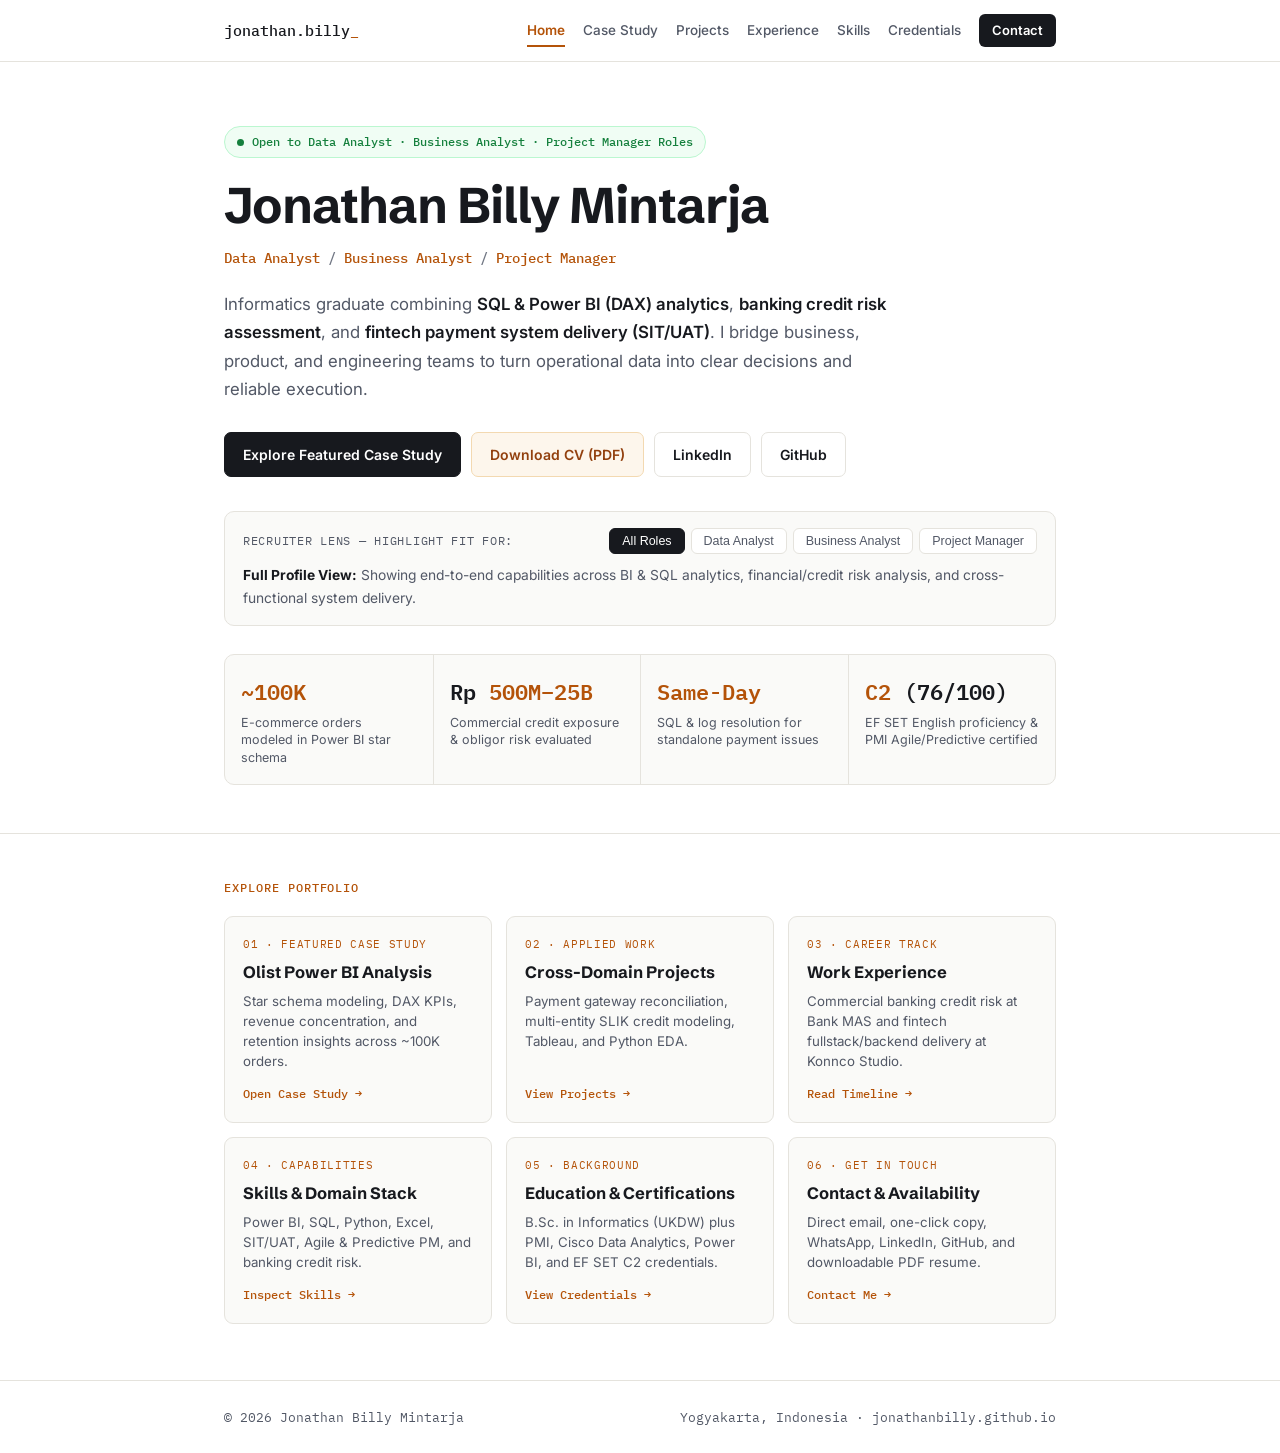
<file: index.html>
<!DOCTYPE html>
<html lang="en">
<head>
<meta charset="UTF-8">
<meta name="viewport" content="width=device-width, initial-scale=1.0">
<title>Jonathan Billy Mintarja — Data Analyst, Business Analyst & Project Manager</title>
<meta name="description" content="Portfolio of Jonathan Billy Mintarja — Data Analyst, Business Analyst, and Project Manager with a background in Informatics, fintech payment systems, and banking credit risk.">
<meta name="author" content="Jonathan Billy Mintarja">
<meta name="theme-color" content="#fafaf8">
<link rel="canonical" href="https://jonathanbilly.github.io/">
<link rel="icon" href="data:image/svg+xml,%3Csvg xmlns='http://www.w3.org/2000/svg' viewBox='0 0 64 64'%3E%3Crect width='64' height='64' rx='12' fill='%2317191e'/%3E%3Ctext x='32' y='44' font-family='monospace' font-size='32' font-weight='bold' text-anchor='middle' fill='%23b45309'%3EJB%3C/text%3E%3C/svg%3E">

<meta property="og:type" content="website">
<meta property="og:title" content="Jonathan Billy Mintarja — Data Analyst, Business Analyst & Project Manager">
<meta property="og:description" content="Portfolio of Jonathan Billy Mintarja — Data Analyst, Business Analyst, and Project Manager with a background in Informatics, fintech payment systems, and banking credit risk.">
<meta property="og:url" content="https://jonathanbilly.github.io/">
<meta property="og:image" content="https://jonathanbilly.github.io/images/olist-revenue-trend.png">
<meta name="twitter:card" content="summary_large_image">
<script type="application/ld+json">
{
  "@context": "https://schema.org",
  "@type": "Person",
  "name": "Jonathan Billy Mintarja",
  "jobTitle": ["Data Analyst", "Business Analyst", "Project Manager"],
  "url": "https://jonathanbilly.github.io/",
  "email": "mailto:jonathanbillym@gmail.com",
  "address": { "@type": "PostalAddress", "addressLocality": "Yogyakarta", "addressCountry": "ID" },
  "alumniOf": "Universitas Kristen Duta Wacana",
  "knowsAbout": ["Power BI", "DAX", "SQL", "Business Analysis", "Project Management", "Credit Analysis", "SIT", "UAT"],
  "sameAs": [
    "https://github.com/JONATHANBILLY",
    "https://www.linkedin.com/in/jonathan-billy-mintarja/"
  ]
}
</script>

<link rel="preconnect" href="https://fonts.googleapis.com">
<link rel="preconnect" href="https://fonts.gstatic.com" crossorigin>
<link href="https://fonts.googleapis.com/css2?family=Schibsted+Grotesk:wght@600;700&family=Inter:wght@400;500;600&family=IBM+Plex+Mono:wght@400;500&display=swap" rel="stylesheet">
<link rel="stylesheet" href="style.css">
</head>
<body>
<header>
  <div class="wrap">
    <a href="index.html" class="brand"><span class="brand-full">jonathan.billy</span><span class="brand-short">jb</span><span class="cursor" aria-hidden="true">_</span></a>
    <nav aria-label="Main navigation">
      <a href="index.html" class="active" aria-current="page">Home</a>
      <a href="case-study.html">Case Study</a>
      <a href="projects.html">Projects</a>
      <a href="experience.html">Experience</a>
      <a href="skills.html">Skills</a>
      <a href="credentials.html">Credentials</a>
      <a href="contact.html" class="nav-cta">Contact</a>
    </nav>
  </div>
</header>
<main>
  <div class="hero wrap" id="top">
    <div class="status-pill">
      <span class="status-dot" aria-hidden="true"></span>
      Open to Data Analyst · Business Analyst · Project Manager Roles
    </div>

    <h1>Jonathan Billy Mintarja</h1>
    <div class="role-bar">
      <span>Data Analyst</span><span class="sep">/</span>
      <span>Business Analyst</span><span class="sep">/</span>
      <span>Project Manager</span>
    </div>

    <p class="hero-summary">
      Informatics graduate combining <strong>SQL &amp; Power BI (DAX) analytics</strong>, <strong>banking credit risk assessment</strong>, and <strong>fintech payment system delivery (SIT/UAT)</strong>. I bridge business, product, and engineering teams to turn operational data into clear decisions and reliable execution.
    </p>

    <div class="hero-links">
      <a class="btn primary" href="case-study.html">Explore Featured Case Study</a>
      <a class="btn accent" href="CV%20-%20Jonathan%20Billy%20Mintarja.pdf" target="_blank" rel="noopener">Download CV (PDF)</a>
      <a class="btn" href="https://www.linkedin.com/in/jonathan-billy-mintarja/" target="_blank" rel="noopener">LinkedIn</a>
      <a class="btn" href="https://github.com/JONATHANBILLY" target="_blank" rel="noopener">GitHub</a>
    </div>

    <div class="lens-box" aria-label="Recruiter Role Focus Filter">
      <div class="lens-head">
        <span class="lens-label">Recruiter Lens — Highlight fit for:</span>
        <div class="lens-tabs" role="tablist">
          <button class="lens-btn active" data-role="all" role="tab" aria-selected="true">All Roles</button>
          <button class="lens-btn" data-role="da" role="tab" aria-selected="false">Data Analyst</button>
          <button class="lens-btn" data-role="ba" role="tab" aria-selected="false">Business Analyst</button>
          <button class="lens-btn" data-role="pm" role="tab" aria-selected="false">Project Manager</button>
        </div>
      </div>
      <p class="lens-note" id="lens-note">
        <strong>Full Profile View:</strong> Showing end-to-end capabilities across BI &amp; SQL analytics, financial/credit risk analysis, and cross-functional system delivery.
      </p>
    </div>

    <div class="impact-strip" role="group" aria-label="Career impact highlights">
      <div class="impact-item">
        <div class="impact-val"><span>~100K</span></div>
        <div class="impact-desc">E-commerce orders modeled in Power BI star schema</div>
      </div>
      <div class="impact-item">
        <div class="impact-val">Rp <span>500M–25B</span></div>
        <div class="impact-desc">Commercial credit exposure &amp; obligor risk evaluated</div>
      </div>
      <div class="impact-item">
        <div class="impact-val"><span>Same-Day</span></div>
        <div class="impact-desc">SQL &amp; log resolution for standalone payment issues</div>
      </div>
      <div class="impact-item">
        <div class="impact-val"><span>C2</span> (76/100)</div>
        <div class="impact-desc">EF SET English proficiency &amp; PMI Agile/Predictive certified</div>
      </div>
    </div>
  </div>

  <div class="dir-section">
    <div class="wrap">
      <p class="section-label">Explore Portfolio</p>
      <div class="dir-grid">
        <a class="dir-card" href="case-study.html">
          <div>
            <div class="dir-tag">01 · Featured Case Study</div>
            <h3>Olist Power BI Analysis</h3>
            <p>Star schema modeling, DAX KPIs, revenue concentration, and retention insights across ~100K orders.</p>
          </div>
          <span class="dir-arrow">Open Case Study →</span>
        </a>

        <a class="dir-card" href="projects.html">
          <div>
            <div class="dir-tag">02 · Applied Work</div>
            <h3>Cross-Domain Projects</h3>
            <p>Payment gateway reconciliation, multi-entity SLIK credit modeling, Tableau, and Python EDA.</p>
          </div>
          <span class="dir-arrow">View Projects →</span>
        </a>

        <a class="dir-card" href="experience.html">
          <div>
            <div class="dir-tag">03 · Career Track</div>
            <h3>Work Experience</h3>
            <p>Commercial banking credit risk at Bank MAS and fintech fullstack/backend delivery at Konnco Studio.</p>
          </div>
          <span class="dir-arrow">Read Timeline →</span>
        </a>

        <a class="dir-card" href="skills.html">
          <div>
            <div class="dir-tag">04 · Capabilities</div>
            <h3>Skills &amp; Domain Stack</h3>
            <p>Power BI, SQL, Python, Excel, SIT/UAT, Agile &amp; Predictive PM, and banking credit risk.</p>
          </div>
          <span class="dir-arrow">Inspect Skills →</span>
        </a>

        <a class="dir-card" href="credentials.html">
          <div>
            <div class="dir-tag">05 · Background</div>
            <h3>Education &amp; Certifications</h3>
            <p>B.Sc. in Informatics (UKDW) plus PMI, Cisco Data Analytics, Power BI, and EF SET C2 credentials.</p>
          </div>
          <span class="dir-arrow">View Credentials →</span>
        </a>

        <a class="dir-card" href="contact.html">
          <div>
            <div class="dir-tag">06 · Get in Touch</div>
            <h3>Contact &amp; Availability</h3>
            <p>Direct email, one-click copy, WhatsApp, LinkedIn, GitHub, and downloadable PDF resume.</p>
          </div>
          <span class="dir-arrow">Contact Me →</span>
        </a>
      </div>
    </div>
  </div>
</main>

<footer>
  <div class="wrap">
    <span>© 2026 Jonathan Billy Mintarja</span>
    <span>Yogyakarta, Indonesia · jonathanbilly.github.io</span>
  </div>
</footer>
<script src="script.js"></script>
</body>
</html>
</file>
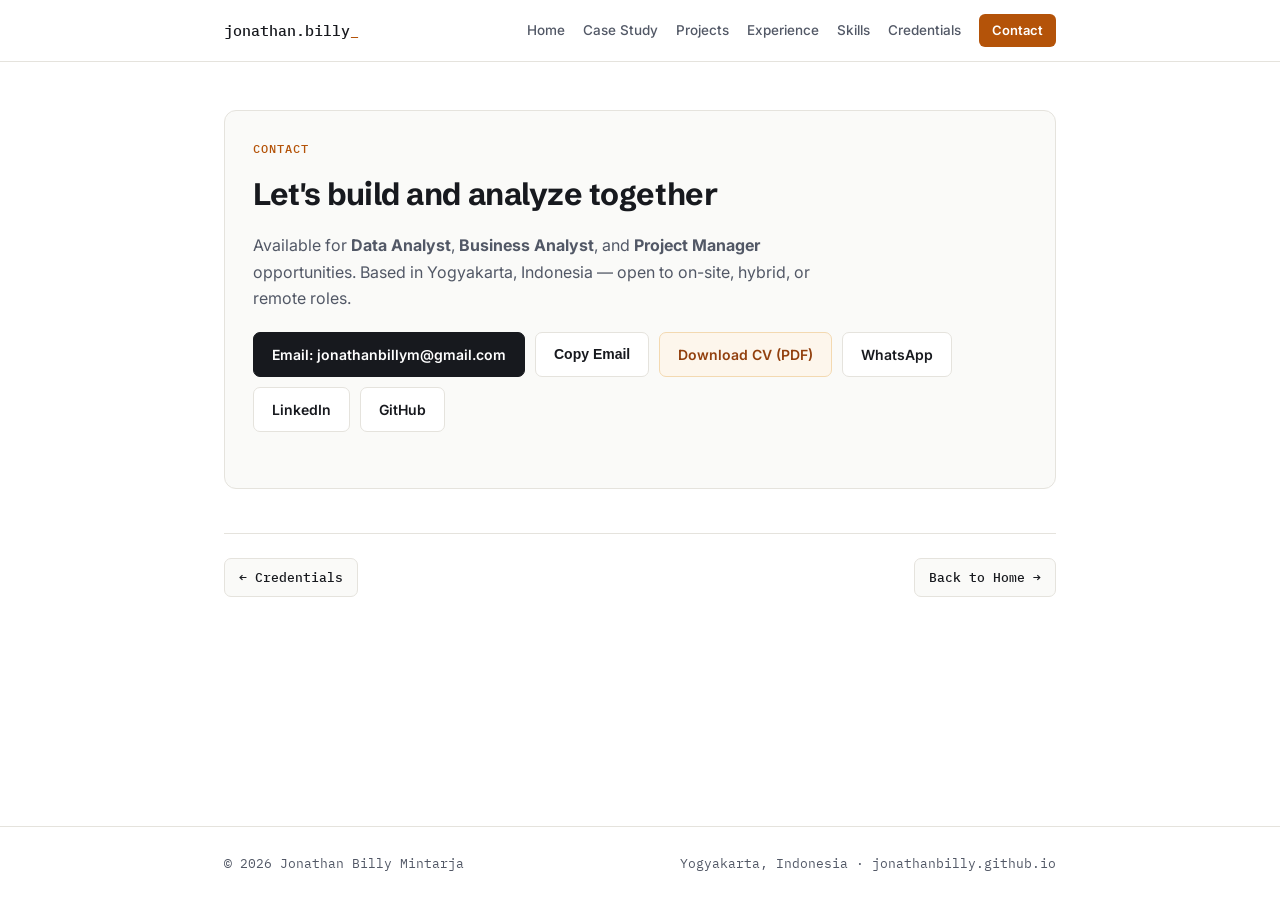
<file: contact.html>
<!DOCTYPE html>
<html lang="en">
<head>
<meta charset="UTF-8">
<meta name="viewport" content="width=device-width, initial-scale=1.0">
<title>Contact | Jonathan Billy Mintarja</title>
<meta name="description" content="Get in touch with Jonathan Billy Mintarja for Data Analyst, Business Analyst, or Project Manager roles.">
<meta name="author" content="Jonathan Billy Mintarja">
<meta name="theme-color" content="#fafaf8">
<link rel="canonical" href="https://jonathanbilly.github.io/contact.html">
<link rel="icon" href="data:image/svg+xml,%3Csvg xmlns='http://www.w3.org/2000/svg' viewBox='0 0 64 64'%3E%3Crect width='64' height='64' rx='12' fill='%2317191e'/%3E%3Ctext x='32' y='44' font-family='monospace' font-size='32' font-weight='bold' text-anchor='middle' fill='%23b45309'%3EJB%3C/text%3E%3C/svg%3E">

<meta property="og:type" content="website">
<meta property="og:title" content="Contact | Jonathan Billy Mintarja">
<meta property="og:description" content="Get in touch with Jonathan Billy Mintarja for Data Analyst, Business Analyst, or Project Manager roles.">
<meta property="og:url" content="https://jonathanbilly.github.io/contact.html">
<meta property="og:image" content="https://jonathanbilly.github.io/images/olist-revenue-trend.png">
<meta name="twitter:card" content="summary_large_image">

<link rel="preconnect" href="https://fonts.googleapis.com">
<link rel="preconnect" href="https://fonts.gstatic.com" crossorigin>
<link href="https://fonts.googleapis.com/css2?family=Schibsted+Grotesk:wght@600;700&family=Inter:wght@400;500;600&family=IBM+Plex+Mono:wght@400;500&display=swap" rel="stylesheet">
<link rel="stylesheet" href="style.css">
</head>
<body>
<header>
  <div class="wrap">
    <a href="index.html" class="brand"><span class="brand-full">jonathan.billy</span><span class="brand-short">jb</span><span class="cursor" aria-hidden="true">_</span></a>
    <nav aria-label="Main navigation">
      <a href="index.html">Home</a>
      <a href="case-study.html">Case Study</a>
      <a href="projects.html">Projects</a>
      <a href="experience.html">Experience</a>
      <a href="skills.html">Skills</a>
      <a href="credentials.html">Credentials</a>
      <a href="contact.html" class="nav-cta active" aria-current="page">Contact</a>
    </nav>
  </div>
</header>
<main>
  <section id="contact" aria-labelledby="contact-title">
    <div class="wrap">
      <div class="contact-card">
        <p class="section-label">Contact</p>
        <h2 id="contact-title">Let's build and analyze together</h2>
        <p style="color:var(--ink-soft);max-width:580px">
          Available for <strong>Data Analyst</strong>, <strong>Business Analyst</strong>, and <strong>Project Manager</strong> opportunities. Based in Yogyakarta, Indonesia — open to on-site, hybrid, or remote roles.
        </p>
        <div class="contact-row">
          <a class="btn primary" href="mailto:jonathanbillym@gmail.com">Email: jonathanbillym@gmail.com</a>
          <button class="btn" type="button" id="copy-email-btn">Copy Email</button>
          <a class="btn accent" href="CV%20-%20Jonathan%20Billy%20Mintarja.pdf" target="_blank" rel="noopener">Download CV (PDF)</a>
          <a class="btn" href="https://wa.me/6281219658512" target="_blank" rel="noopener">WhatsApp</a>
          <a class="btn" href="https://www.linkedin.com/in/jonathan-billy-mintarja/" target="_blank" rel="noopener">LinkedIn</a>
          <a class="btn" href="https://github.com/JONATHANBILLY" target="_blank" rel="noopener">GitHub</a>
        </div>
        <div class="copy-feedback" id="copy-feedback" role="status" aria-live="polite"></div>
      </div>

      <div class="page-pager">
        <a href="credentials.html">← Credentials</a>
        <a href="index.html">Back to Home →</a>
      </div>
    </div>
  </section>
</main>

<footer>
  <div class="wrap">
    <span>© 2026 Jonathan Billy Mintarja</span>
    <span>Yogyakarta, Indonesia · jonathanbilly.github.io</span>
  </div>
</footer>
<script src="script.js"></script>
</body>
</html>
</file>
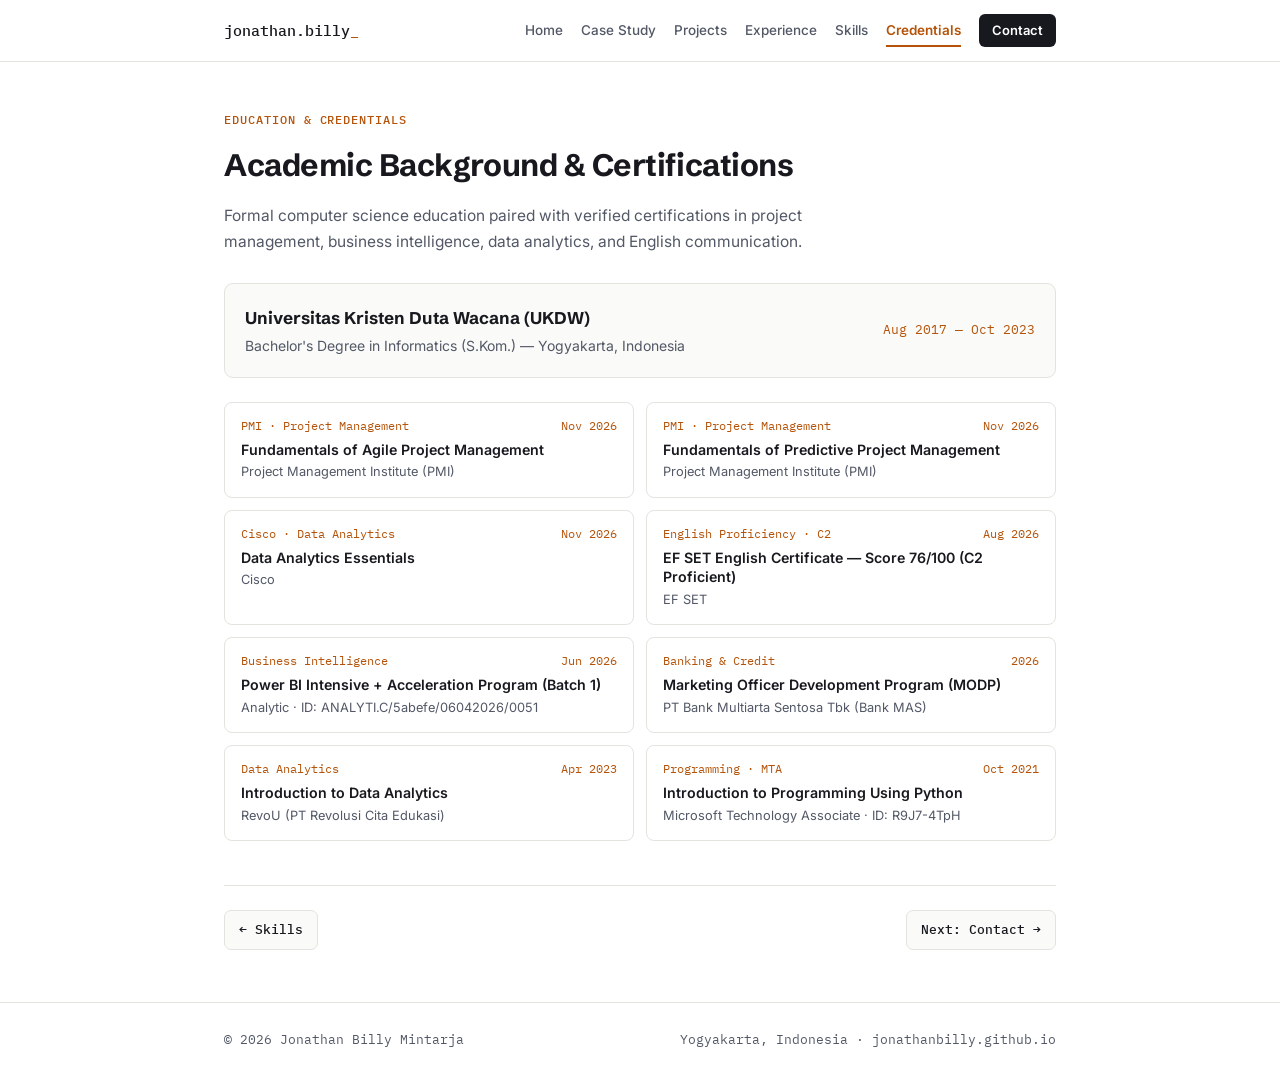
<file: credentials.html>
<!DOCTYPE html>
<html lang="en">
<head>
<meta charset="UTF-8">
<meta name="viewport" content="width=device-width, initial-scale=1.0">
<title>Education & Certifications | Jonathan Billy Mintarja</title>
<meta name="description" content="Bachelor's Degree in Informatics (UKDW) and certifications from PMI, Cisco, Analytic Power BI, EF SET (C2), RevoU, and Microsoft.">
<meta name="author" content="Jonathan Billy Mintarja">
<meta name="theme-color" content="#fafaf8">
<link rel="canonical" href="https://jonathanbilly.github.io/credentials.html">
<link rel="icon" href="data:image/svg+xml,%3Csvg xmlns='http://www.w3.org/2000/svg' viewBox='0 0 64 64'%3E%3Crect width='64' height='64' rx='12' fill='%2317191e'/%3E%3Ctext x='32' y='44' font-family='monospace' font-size='32' font-weight='bold' text-anchor='middle' fill='%23b45309'%3EJB%3C/text%3E%3C/svg%3E">

<meta property="og:type" content="website">
<meta property="og:title" content="Education & Certifications | Jonathan Billy Mintarja">
<meta property="og:description" content="Bachelor's Degree in Informatics (UKDW) and certifications from PMI, Cisco, Analytic Power BI, EF SET (C2), RevoU, and Microsoft.">
<meta property="og:url" content="https://jonathanbilly.github.io/credentials.html">
<meta property="og:image" content="https://jonathanbilly.github.io/images/olist-revenue-trend.png">
<meta name="twitter:card" content="summary_large_image">

<link rel="preconnect" href="https://fonts.googleapis.com">
<link rel="preconnect" href="https://fonts.gstatic.com" crossorigin>
<link href="https://fonts.googleapis.com/css2?family=Schibsted+Grotesk:wght@600;700&family=Inter:wght@400;500;600&family=IBM+Plex+Mono:wght@400;500&display=swap" rel="stylesheet">
<link rel="stylesheet" href="style.css">
</head>
<body>
<header>
  <div class="wrap">
    <a href="index.html" class="brand"><span class="brand-full">jonathan.billy</span><span class="brand-short">jb</span><span class="cursor" aria-hidden="true">_</span></a>
    <nav aria-label="Main navigation">
      <a href="index.html">Home</a>
      <a href="case-study.html">Case Study</a>
      <a href="projects.html">Projects</a>
      <a href="experience.html">Experience</a>
      <a href="skills.html">Skills</a>
      <a href="credentials.html" class="active" aria-current="page">Credentials</a>
      <a href="contact.html" class="nav-cta">Contact</a>
    </nav>
  </div>
</header>
<main>
  <section id="credentials" aria-labelledby="cred-title">
    <div class="wrap">
      <p class="section-label">Education &amp; Credentials</p>
      <h2 id="cred-title">Academic Background &amp; Certifications</h2>
      <p class="section-intro">Formal computer science education paired with verified certifications in project management, business intelligence, data analytics, and English communication.</p>

      <div class="edu-card">
        <div>
          <h3>Universitas Kristen Duta Wacana (UKDW)</h3>
          <p>Bachelor's Degree in Informatics (S.Kom.) — Yogyakarta, Indonesia</p>
        </div>
        <div class="mono" style="font-size:13px;color:var(--accent);align-self:center">Aug 2017 — Oct 2023</div>
      </div>

      <div class="cert-grid">
        <div class="cert-item">
          <div class="cert-top"><span>PMI · Project Management</span><span>Nov 2026</span></div>
          <h4>Fundamentals of Agile Project Management</h4>
          <div class="cert-issuer">Project Management Institute (PMI)</div>
        </div>

        <div class="cert-item">
          <div class="cert-top"><span>PMI · Project Management</span><span>Nov 2026</span></div>
          <h4>Fundamentals of Predictive Project Management</h4>
          <div class="cert-issuer">Project Management Institute (PMI)</div>
        </div>

        <div class="cert-item">
          <div class="cert-top"><span>Cisco · Data Analytics</span><span>Nov 2026</span></div>
          <h4>Data Analytics Essentials</h4>
          <div class="cert-issuer">Cisco</div>
        </div>

        <div class="cert-item">
          <div class="cert-top"><span>English Proficiency · C2</span><span>Aug 2026</span></div>
          <h4>EF SET English Certificate — Score 76/100 (C2 Proficient)</h4>
          <div class="cert-issuer">EF SET</div>
        </div>

        <div class="cert-item">
          <div class="cert-top"><span>Business Intelligence</span><span>Jun 2026</span></div>
          <h4>Power BI Intensive + Acceleration Program (Batch 1)</h4>
          <div class="cert-issuer">Analytic · ID: ANALYTI.C/5abefe/06042026/0051</div>
        </div>

        <div class="cert-item">
          <div class="cert-top"><span>Banking &amp; Credit</span><span>2026</span></div>
          <h4>Marketing Officer Development Program (MODP)</h4>
          <div class="cert-issuer">PT Bank Multiarta Sentosa Tbk (Bank MAS)</div>
        </div>

        <div class="cert-item">
          <div class="cert-top"><span>Data Analytics</span><span>Apr 2023</span></div>
          <h4>Introduction to Data Analytics</h4>
          <div class="cert-issuer">RevoU (PT Revolusi Cita Edukasi)</div>
        </div>

        <div class="cert-item">
          <div class="cert-top"><span>Programming · MTA</span><span>Oct 2021</span></div>
          <h4>Introduction to Programming Using Python</h4>
          <div class="cert-issuer">Microsoft Technology Associate · ID: R9J7-4TpH</div>
        </div>
      </div>

      <div class="page-pager">
        <a href="skills.html">← Skills</a>
        <a href="contact.html">Next: Contact →</a>
      </div>
    </div>
  </section>
</main>

<footer>
  <div class="wrap">
    <span>© 2026 Jonathan Billy Mintarja</span>
    <span>Yogyakarta, Indonesia · jonathanbilly.github.io</span>
  </div>
</footer>
<script src="script.js"></script>
</body>
</html>
</file>
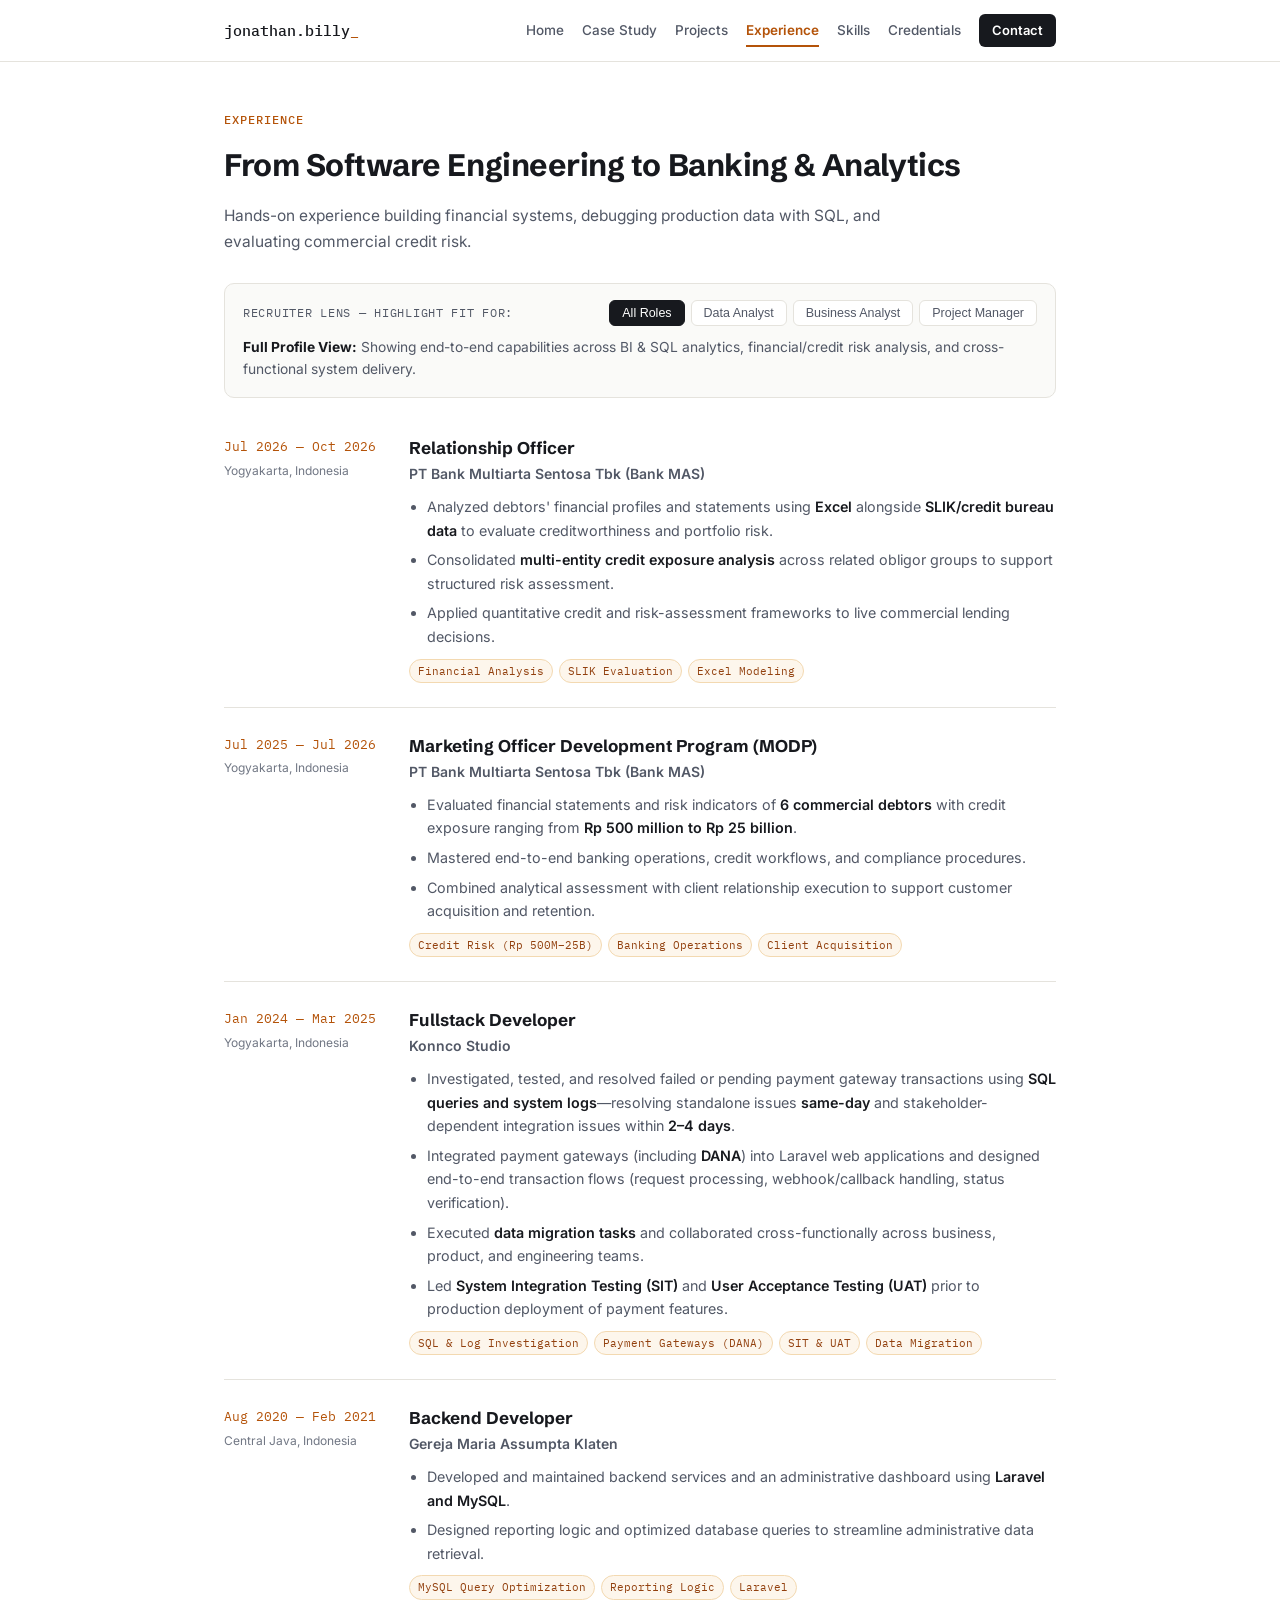
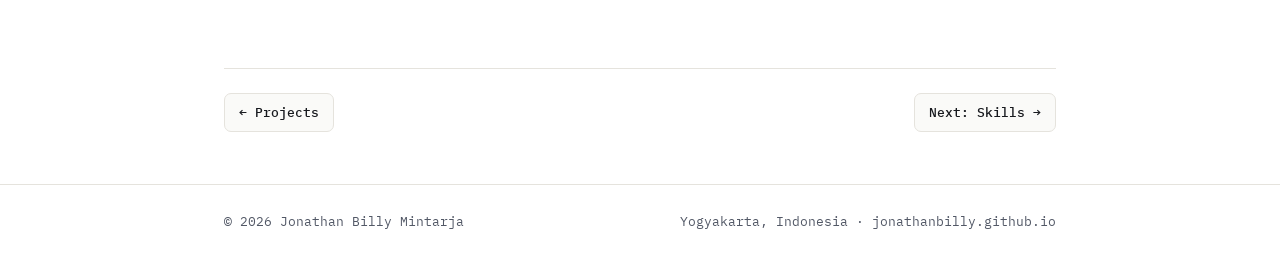
<file: experience.html>
<!DOCTYPE html>
<html lang="en">
<head>
<meta charset="UTF-8">
<meta name="viewport" content="width=device-width, initial-scale=1.0">
<title>Work Experience | Jonathan Billy Mintarja</title>
<meta name="description" content="Career timeline from software engineering (Laravel, MySQL, payment gateways, SIT/UAT) to commercial banking credit analysis at Bank MAS.">
<meta name="author" content="Jonathan Billy Mintarja">
<meta name="theme-color" content="#fafaf8">
<link rel="canonical" href="https://jonathanbilly.github.io/experience.html">
<link rel="icon" href="data:image/svg+xml,%3Csvg xmlns='http://www.w3.org/2000/svg' viewBox='0 0 64 64'%3E%3Crect width='64' height='64' rx='12' fill='%2317191e'/%3E%3Ctext x='32' y='44' font-family='monospace' font-size='32' font-weight='bold' text-anchor='middle' fill='%23b45309'%3EJB%3C/text%3E%3C/svg%3E">

<meta property="og:type" content="website">
<meta property="og:title" content="Work Experience | Jonathan Billy Mintarja">
<meta property="og:description" content="Career timeline from software engineering (Laravel, MySQL, payment gateways, SIT/UAT) to commercial banking credit analysis at Bank MAS.">
<meta property="og:url" content="https://jonathanbilly.github.io/experience.html">
<meta property="og:image" content="https://jonathanbilly.github.io/images/olist-revenue-trend.png">
<meta name="twitter:card" content="summary_large_image">

<link rel="preconnect" href="https://fonts.googleapis.com">
<link rel="preconnect" href="https://fonts.gstatic.com" crossorigin>
<link href="https://fonts.googleapis.com/css2?family=Schibsted+Grotesk:wght@600;700&family=Inter:wght@400;500;600&family=IBM+Plex+Mono:wght@400;500&display=swap" rel="stylesheet">
<link rel="stylesheet" href="style.css">
</head>
<body>
<header>
  <div class="wrap">
    <a href="index.html" class="brand"><span class="brand-full">jonathan.billy</span><span class="brand-short">jb</span><span class="cursor" aria-hidden="true">_</span></a>
    <nav aria-label="Main navigation">
      <a href="index.html">Home</a>
      <a href="case-study.html">Case Study</a>
      <a href="projects.html">Projects</a>
      <a href="experience.html" class="active" aria-current="page">Experience</a>
      <a href="skills.html">Skills</a>
      <a href="credentials.html">Credentials</a>
      <a href="contact.html" class="nav-cta">Contact</a>
    </nav>
  </div>
</header>
<main>
  <section id="experience" aria-labelledby="exp-title">
    <div class="wrap">
      <p class="section-label">Experience</p>
      <h2 id="exp-title">From Software Engineering to Banking &amp; Analytics</h2>
      <p class="section-intro">Hands-on experience building financial systems, debugging production data with SQL, and evaluating commercial credit risk.</p>

    <div class="lens-box subpage-lens" aria-label="Recruiter Role Focus Filter">
      <div class="lens-head">
        <span class="lens-label">Recruiter Lens — Highlight fit for:</span>
        <div class="lens-tabs" role="tablist">
          <button class="lens-btn active" data-role="all" role="tab" aria-selected="true">All Roles</button>
          <button class="lens-btn" data-role="da" role="tab" aria-selected="false">Data Analyst</button>
          <button class="lens-btn" data-role="ba" role="tab" aria-selected="false">Business Analyst</button>
          <button class="lens-btn" data-role="pm" role="tab" aria-selected="false">Project Manager</button>
        </div>
      </div>
      <p class="lens-note" id="lens-note">
        <strong>Full Profile View:</strong> Showing end-to-end capabilities across BI &amp; SQL analytics, financial/credit risk analysis, and cross-functional system delivery.
      </p>
    </div>

      <div class="timeline">
        <div class="tl-item" data-roles="ba da">
          <div>
            <div class="tl-date">Jul 2026 — Oct 2026</div>
            <div class="tl-loc">Yogyakarta, Indonesia</div>
          </div>
          <div class="tl-body">
            <h3>Relationship Officer</h3>
            <div class="tl-company">PT Bank Multiarta Sentosa Tbk (Bank MAS)</div>
            <ul class="tl-bullets">
              <li>Analyzed debtors' financial profiles and statements using <strong>Excel</strong> alongside <strong>SLIK/credit bureau data</strong> to evaluate creditworthiness and portfolio risk.</li>
              <li>Consolidated <strong>multi-entity credit exposure analysis</strong> across related obligor groups to support structured risk assessment.</li>
              <li>Applied quantitative credit and risk-assessment frameworks to live commercial lending decisions.</li>
            </ul>
            <div class="tl-pills">
              <span class="tl-pill">Financial Analysis</span>
              <span class="tl-pill">SLIK Evaluation</span>
              <span class="tl-pill">Excel Modeling</span>
            </div>
          </div>
        </div>

        <div class="tl-item" data-roles="ba da pm">
          <div>
            <div class="tl-date">Jul 2025 — Jul 2026</div>
            <div class="tl-loc">Yogyakarta, Indonesia</div>
          </div>
          <div class="tl-body">
            <h3>Marketing Officer Development Program (MODP)</h3>
            <div class="tl-company">PT Bank Multiarta Sentosa Tbk (Bank MAS)</div>
            <ul class="tl-bullets">
              <li>Evaluated financial statements and risk indicators of <strong>6 commercial debtors</strong> with credit exposure ranging from <strong>Rp 500 million to Rp 25 billion</strong>.</li>
              <li>Mastered end-to-end banking operations, credit workflows, and compliance procedures.</li>
              <li>Combined analytical assessment with client relationship execution to support customer acquisition and retention.</li>
            </ul>
            <div class="tl-pills">
              <span class="tl-pill">Credit Risk (Rp 500M–25B)</span>
              <span class="tl-pill">Banking Operations</span>
              <span class="tl-pill">Client Acquisition</span>
            </div>
          </div>
        </div>

        <div class="tl-item" data-roles="da ba pm">
          <div>
            <div class="tl-date">Jan 2024 — Mar 2025</div>
            <div class="tl-loc">Yogyakarta, Indonesia</div>
          </div>
          <div class="tl-body">
            <h3>Fullstack Developer</h3>
            <div class="tl-company">Konnco Studio</div>
            <ul class="tl-bullets">
              <li>Investigated, tested, and resolved failed or pending payment gateway transactions using <strong>SQL queries and system logs</strong>—resolving standalone issues <strong>same-day</strong> and stakeholder-dependent integration issues within <strong>2–4 days</strong>.</li>
              <li>Integrated payment gateways (including <strong>DANA</strong>) into Laravel web applications and designed end-to-end transaction flows (request processing, webhook/callback handling, status verification).</li>
              <li>Executed <strong>data migration tasks</strong> and collaborated cross-functionally across business, product, and engineering teams.</li>
              <li>Led <strong>System Integration Testing (SIT)</strong> and <strong>User Acceptance Testing (UAT)</strong> prior to production deployment of payment features.</li>
            </ul>
            <div class="tl-pills">
              <span class="tl-pill">SQL &amp; Log Investigation</span>
              <span class="tl-pill">Payment Gateways (DANA)</span>
              <span class="tl-pill">SIT &amp; UAT</span>
              <span class="tl-pill">Data Migration</span>
            </div>
          </div>
        </div>

        <div class="tl-item" data-roles="da">
          <div>
            <div class="tl-date">Aug 2020 — Feb 2021</div>
            <div class="tl-loc">Central Java, Indonesia</div>
          </div>
          <div class="tl-body">
            <h3>Backend Developer</h3>
            <div class="tl-company">Gereja Maria Assumpta Klaten</div>
            <ul class="tl-bullets">
              <li>Developed and maintained backend services and an administrative dashboard using <strong>Laravel and MySQL</strong>.</li>
              <li>Designed reporting logic and optimized database queries to streamline administrative data retrieval.</li>
            </ul>
            <div class="tl-pills">
              <span class="tl-pill">MySQL Query Optimization</span>
              <span class="tl-pill">Reporting Logic</span>
              <span class="tl-pill">Laravel</span>
            </div>
          </div>
        </div>
      </div>

      <div class="page-pager">
        <a href="projects.html">← Projects</a>
        <a href="skills.html">Next: Skills →</a>
      </div>
    </div>
  </section>
</main>

<footer>
  <div class="wrap">
    <span>© 2026 Jonathan Billy Mintarja</span>
    <span>Yogyakarta, Indonesia · jonathanbilly.github.io</span>
  </div>
</footer>
<script src="script.js"></script>
</body>
</html>
</file>
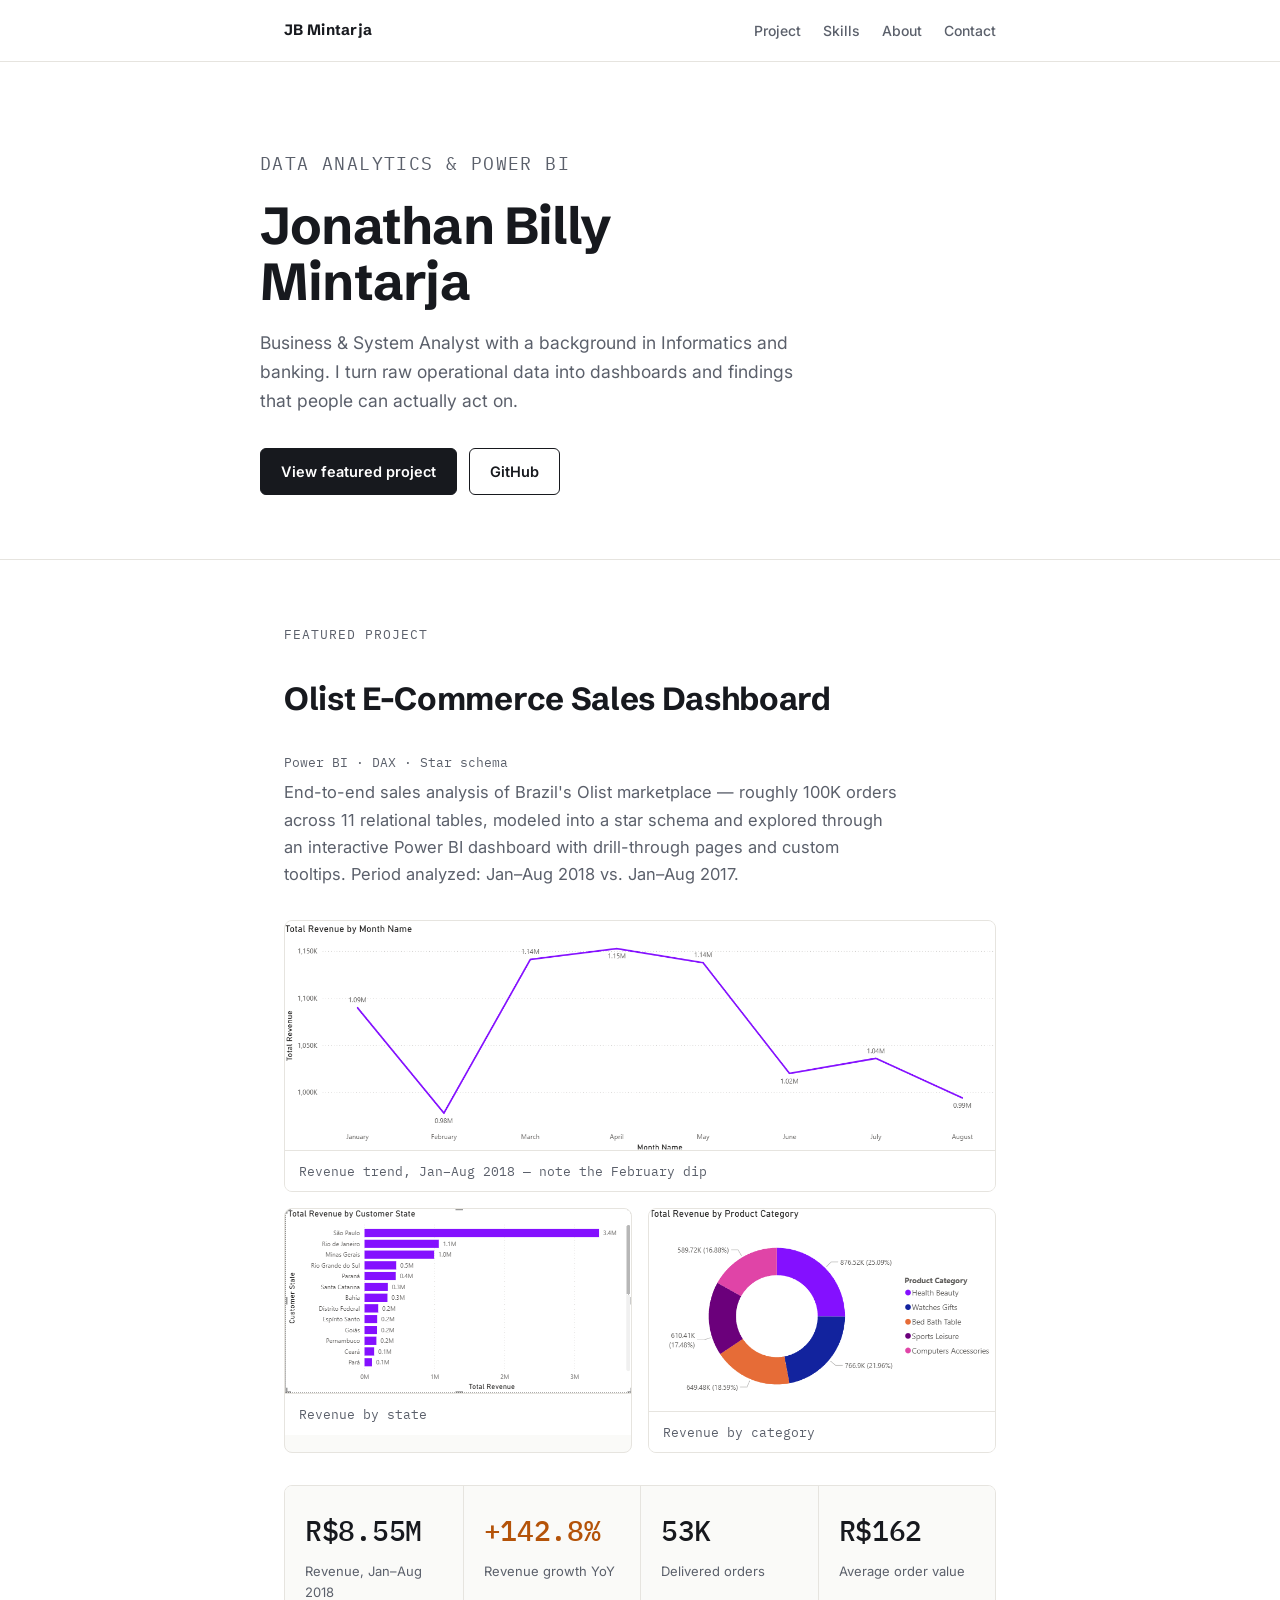
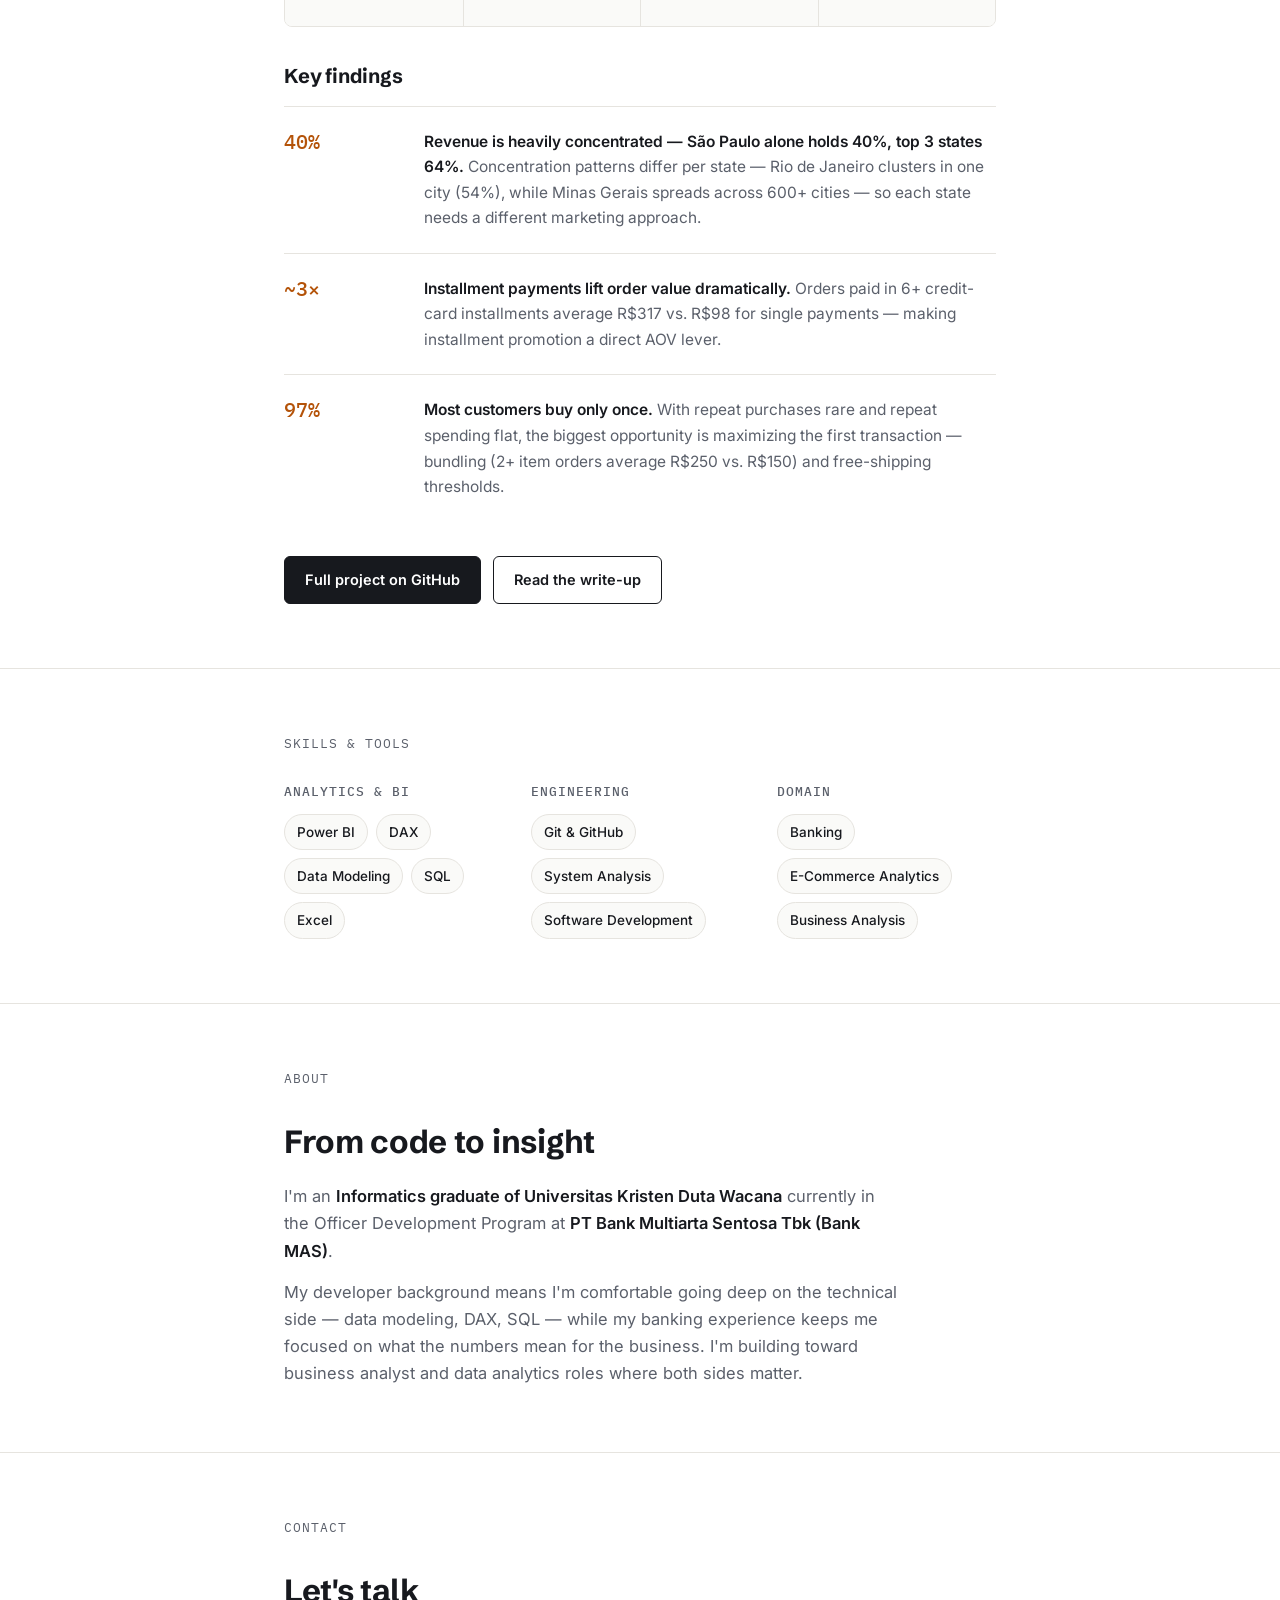
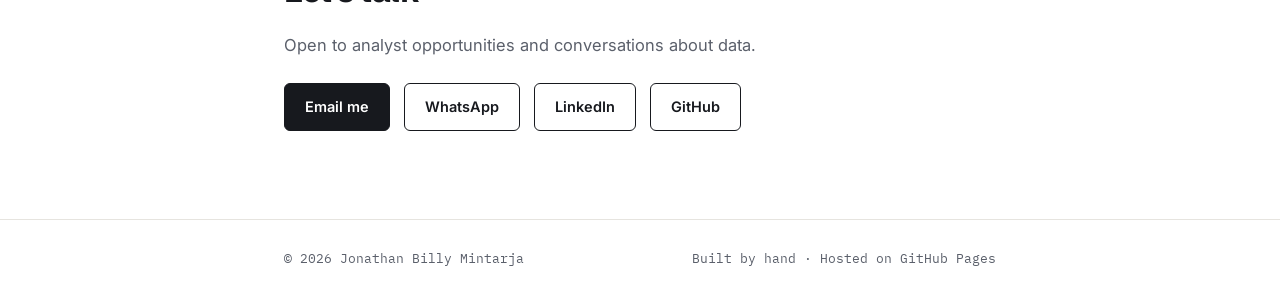
<file: index_2.html>
<!DOCTYPE html>
<html lang="en">
<head>
<meta charset="UTF-8">
<meta name="viewport" content="width=device-width, initial-scale=1.0">
<title>Jonathan Billy Mintarja — Data & Business Analyst Portfolio</title>
<meta name="description" content="Portfolio of Jonathan Billy Mintarja — Business & System Analyst focused on Data Analytics and Power BI.">
<link rel="preconnect" href="https://fonts.googleapis.com">
<link rel="preconnect" href="https://fonts.gstatic.com" crossorigin>
<link href="https://fonts.googleapis.com/css2?family=Schibsted+Grotesk:wght@500;700&family=Inter:wght@400;500;600&family=IBM+Plex+Mono:wght@400;500&display=swap" rel="stylesheet">
<style>
  :root{
    --ink:#17191e;
    --ink-soft:#5b606b;
    --line:#e6e4df;
    --bg:#ffffff;
    --bg-tint:#fafaf8;
    --accent:#b45309;       /* muted amber — Power BI nod */
    --accent-soft:#fdf6ec;
    --max:760px;
  }
  *{box-sizing:border-box;margin:0;padding:0}
  html{scroll-behavior:smooth}
  @media (prefers-reduced-motion: reduce){ html{scroll-behavior:auto} }
  body{
    font-family:"Inter",system-ui,sans-serif;
    color:var(--ink);
    background:var(--bg);
    line-height:1.65;
    font-size:16.5px;
    -webkit-font-smoothing:antialiased;
  }
  .wrap{max-width:var(--max);margin:0 auto;padding:0 24px}
  a{color:var(--accent);text-decoration:none}
  a:hover{text-decoration:underline}
  a:focus-visible,button:focus-visible{outline:2px solid var(--accent);outline-offset:3px;border-radius:2px}
  .mono{font-family:"IBM Plex Mono",monospace}

  /* ---------- header ---------- */
  header{padding:18px 0;border-bottom:1px solid var(--line)}
  header .wrap{display:flex;justify-content:space-between;align-items:center}
  .brand{font-family:"Schibsted Grotesk",sans-serif;font-weight:700;font-size:15px;letter-spacing:.02em;color:var(--ink)}
  nav{display:flex;gap:22px}
  nav a{color:var(--ink-soft);font-size:14px;font-weight:500}
  nav a:hover{color:var(--ink);text-decoration:none}

  /* ---------- hero ---------- */
  .hero{padding:88px 0 64px}
  .eyebrow{
    font-family:"IBM Plex Mono",monospace;font-size:12.5px;letter-spacing:.08em;
    text-transform:uppercase;color:var(--accent);margin-bottom:18px;
  }
  h1{
    font-family:"Schibsted Grotesk",sans-serif;font-weight:700;
    font-size:clamp(34px,6vw,52px);line-height:1.08;letter-spacing:-.015em;
    margin-bottom:20px;
  }
  .hero p{max-width:560px;color:var(--ink-soft);font-size:17.5px}
  .hero-links{display:flex;flex-wrap:wrap;gap:12px;margin-top:32px}
  .btn{
    display:inline-block;padding:11px 20px;border-radius:6px;font-size:14.5px;font-weight:600;
    border:1px solid var(--ink);color:var(--ink);transition:background .15s,color .15s;
  }
  .btn:hover{background:var(--ink);color:#fff;text-decoration:none}
  .btn.primary{background:var(--ink);color:#fff}
  .btn.primary:hover{background:#000}

  /* ---------- sections ---------- */
  section{padding:64px 0;border-top:1px solid var(--line)}
  .section-label{
    font-family:"IBM Plex Mono",monospace;font-size:12.5px;letter-spacing:.08em;
    text-transform:uppercase;color:var(--ink-soft);margin-bottom:28px;
  }
  h2{
    font-family:"Schibsted Grotesk",sans-serif;font-weight:700;
    font-size:clamp(24px,4vw,32px);letter-spacing:-.01em;margin-bottom:14px;
  }
  .muted{color:var(--ink-soft)}

  /* ---------- project ---------- */
  .proj-head{display:flex;flex-wrap:wrap;justify-content:space-between;gap:12px;align-items:baseline}
  .proj-meta{font-family:"IBM Plex Mono",monospace;font-size:13px;color:var(--ink-soft)}
  .proj-desc{max-width:620px;margin-top:6px}

  .shots{display:grid;grid-template-columns:1fr 1fr;gap:16px;margin:32px 0}
  .shot{
    border:1px solid var(--line);border-radius:8px;overflow:hidden;background:var(--bg-tint);margin:0;
  }
  .shot.wide{grid-column:1 / -1}
  @media (max-width:560px){ .shots{grid-template-columns:1fr} }
  .shot img{display:block;width:100%;height:auto;background:#fff}
  .shot-caption{
    font-family:"IBM Plex Mono",monospace;font-size:12.5px;color:var(--ink-soft);
    padding:10px 14px;border-top:1px solid var(--line);background:#fff;
  }

  /* KPI strip — the signature element */
  .kpis{
    display:grid;grid-template-columns:repeat(auto-fit,minmax(150px,1fr));
    border:1px solid var(--line);border-radius:8px;overflow:hidden;margin:32px 0;
  }
  .kpi{padding:22px 20px;background:var(--bg-tint)}
  .kpi + .kpi{border-left:1px solid var(--line)}
  .kpi .num{
    font-family:"IBM Plex Mono",monospace;font-weight:500;
    font-size:clamp(22px,3.4vw,28px);color:var(--ink);letter-spacing:-.01em;
  }
  .kpi .num span{color:var(--accent)}
  .kpi .lbl{font-size:13px;color:var(--ink-soft);margin-top:6px}
  @media (max-width:640px){
    .kpi + .kpi{border-left:none;border-top:1px solid var(--line)}
  }

  /* findings */
  .finding{display:grid;grid-template-columns:120px 1fr;gap:20px;padding:22px 0;border-top:1px solid var(--line)}
  .finding:first-of-type{border-top:none}
  .finding .stat{
    font-family:"IBM Plex Mono",monospace;font-size:20px;font-weight:500;color:var(--accent);
    line-height:1.3;
  }
  .finding p{color:var(--ink-soft);font-size:15.5px}
  .finding p strong{color:var(--ink);font-weight:600}
  @media (max-width:560px){
    .finding{grid-template-columns:1fr;gap:6px}
  }

  .proj-links{display:flex;flex-wrap:wrap;gap:12px;margin-top:34px}

  /* ---------- skills ---------- */
  .skill-groups{display:grid;grid-template-columns:repeat(auto-fit,minmax(210px,1fr));gap:28px;margin-top:8px}
  .skill-group h3{
    font-family:"IBM Plex Mono",monospace;font-size:12.5px;letter-spacing:.08em;
    text-transform:uppercase;color:var(--ink-soft);font-weight:500;margin-bottom:12px;
  }
  .tags{display:flex;flex-wrap:wrap;gap:8px}
  .tag{
    font-size:13.5px;font-weight:500;padding:6px 12px;border:1px solid var(--line);
    border-radius:99px;background:var(--bg-tint);color:var(--ink);
  }

  /* ---------- about ---------- */
  .about p{max-width:620px;color:var(--ink-soft)}
  .about p + p{margin-top:14px}
  .about strong{color:var(--ink);font-weight:600}

  /* ---------- contact / footer ---------- */
  .contact .row{display:flex;flex-wrap:wrap;gap:14px;margin-top:24px}
  footer{
    border-top:1px solid var(--line);padding:28px 0;margin-top:24px;
    font-family:"IBM Plex Mono",monospace;font-size:12.5px;color:var(--ink-soft);
  }
  footer .wrap{display:flex;flex-wrap:wrap;gap:10px;justify-content:space-between}
</style>
</head>
<body>

<header>
  <div class="wrap">
    <span class="brand">JB&nbsp;Mintarja</span>
    <nav>
      <a href="#project">Project</a>
      <a href="#skills">Skills</a>
      <a href="#about">About</a>
      <a href="#contact">Contact</a>
    </nav>
  </div>
</header>

<main>

  <!-- ============ HERO ============ -->
  <div class="hero wrap">
    <p class="eyebrow">Data Analytics &amp; Power BI</p>
    <h1>Jonathan Billy<br>Mintarja</h1>
    <p>Business &amp; System Analyst with a background in Informatics and banking. I turn raw operational data into dashboards and findings that people can actually act on.</p>
    <div class="hero-links">
      <a class="btn primary" href="#project">View featured project</a>
      
      <a class="btn" href="https://github.com/JONATHANBILLY" target="_blank" rel="noopener">GitHub</a>
    </div>
  </div>

  <!-- ============ PROJECT ============ -->
  <section id="project">
    <div class="wrap">
      <p class="section-label">Featured project</p>
      <div class="proj-head">
        <h2>Olist E-Commerce Sales Dashboard</h2>
        <span class="proj-meta">Power BI · DAX · Star schema</span>
      </div>
      <p class="proj-desc muted">
        End-to-end sales analysis of Brazil's Olist marketplace — roughly 100K orders across 11 relational
        tables, modeled into a star schema and explored through an interactive Power BI dashboard with
        drill-through pages and custom tooltips. Period analyzed: Jan–Aug 2018 vs. Jan–Aug 2017.
      </p>

      <div class="shots">
        <figure class="shot wide">
          <img src="[data-uri]" alt="Monthly revenue trend, Jan to Aug 2018, built in Power BI">
          <figcaption class="shot-caption">Revenue trend, Jan–Aug 2018 — note the February dip</figcaption>
        </figure>
        <figure class="shot">
          <img src="[data-uri]" alt="Total revenue by customer state, led by São Paulo">
          <figcaption class="shot-caption">Revenue by state</figcaption>
        </figure>
        <figure class="shot">
          <img src="[data-uri]" alt="Total revenue by product category">
          <figcaption class="shot-caption">Revenue by category</figcaption>
        </figure>
      </div>

      <div class="kpis" aria-label="Key metrics from the analysis">
        <div class="kpi"><div class="num">R$8.55M</div><div class="lbl">Revenue, Jan–Aug 2018</div></div>
        <div class="kpi"><div class="num"><span>+142.8%</span></div><div class="lbl">Revenue growth YoY</div></div>
        <div class="kpi"><div class="num">53K</div><div class="lbl">Delivered orders</div></div>
        <div class="kpi"><div class="num">R$162</div><div class="lbl">Average order value</div></div>
      </div>

      <h2 style="font-size:20px;margin-top:8px">Key findings</h2>

      <div class="finding">
        <div class="stat">40%</div>
        <p><strong>Revenue is heavily concentrated — São Paulo alone holds 40%, top 3 states 64%.</strong> Concentration patterns differ per state — Rio de Janeiro clusters in one city (54%), while Minas Gerais spreads across 600+ cities — so each state needs a different marketing approach.</p>
      </div>

      <div class="finding">
        <div class="stat">~3×</div>
        <p><strong>Installment payments lift order value dramatically.</strong> Orders paid in 6+ credit-card installments average R$317 vs. R$98 for single payments — making installment promotion a direct AOV lever.</p>
      </div>

      <div class="finding">
        <div class="stat">97%</div>
        <p><strong>Most customers buy only once.</strong> With repeat purchases rare and repeat spending flat, the biggest opportunity is maximizing the first transaction — bundling (2+ item orders average R$250 vs. R$150) and free-shipping thresholds.</p>
      </div>

      <div class="proj-links">
        
        <a class="btn primary" href="https://github.com/JONATHANBILLY/powerbi-olist" target="_blank" rel="noopener">Full project on GitHub</a>
        <a class="btn" href="https://github.com/JONATHANBILLY/powerbi-olist#readme" target="_blank" rel="noopener">Read the write-up</a>
      </div>
    </div>
  </section>

  <!-- ============ SKILLS ============ -->
  <section id="skills">
    <div class="wrap">
      <p class="section-label">Skills &amp; tools</p>
      <div class="skill-groups">
        <div class="skill-group">
          <h3>Analytics &amp; BI</h3>
          <div class="tags">
            <span class="tag">Power BI</span>
            <span class="tag">DAX</span>
            <span class="tag">Data Modeling</span>
            <span class="tag">SQL</span>
            <span class="tag">Excel</span>
          </div>
        </div>
        <div class="skill-group">
          <h3>Engineering</h3>
          <div class="tags">
            <span class="tag">Git &amp; GitHub</span>
            <span class="tag">System Analysis</span>
            <span class="tag">Software Development</span>
          </div>
        </div>
        <div class="skill-group">
          <h3>Domain</h3>
          <div class="tags">
            <span class="tag">Banking</span>
            <span class="tag">E-Commerce Analytics</span>
            <span class="tag">Business Analysis</span>
          </div>
        </div>
      </div>
    </div>
  </section>

  <!-- ============ ABOUT ============ -->
  <section id="about" class="about">
    <div class="wrap">
      <p class="section-label">About</p>
      <h2>From code to insight</h2>
      <p>
        I'm an <strong>Informatics graduate of Universitas Kristen Duta Wacana</strong> currently in the
        Officer Development Program at <strong>PT Bank Multiarta Sentosa Tbk (Bank MAS)</strong>.
      </p>
      <p>
        My developer background means I'm comfortable going deep on the technical side — data modeling,
        DAX, SQL — while my banking experience keeps me focused on what the numbers mean for the business.
        I'm building toward business analyst and data analytics roles where both sides matter.
      </p>
    </div>
  </section>

  <!-- ============ CONTACT ============ -->
  <section id="contact" class="contact">
    <div class="wrap">
      <p class="section-label">Contact</p>
      <h2>Let's talk</h2>
      <p class="muted">Open to analyst opportunities and conversations about data.</p>
      <div class="row">
        
        <a class="btn primary" href="mailto:jonathanbillym@gmail.com">Email me</a>
        <a class="btn" href="https://wa.me/6281219658512" target="_blank" rel="noopener">WhatsApp</a>
        <a class="btn" href="https://www.linkedin.com/in/jonathan-billy-mintarja/" target="_blank" rel="noopener">LinkedIn</a>
        <a class="btn" href="https://github.com/JONATHANBILLY" target="_blank" rel="noopener">GitHub</a>
      </div>
    </div>
  </section>

</main>

<footer>
  <div class="wrap">
    <span>© 2026 Jonathan Billy Mintarja</span>
    <span>Built by hand · Hosted on GitHub Pages</span>
  </div>
</footer>

</body>
</html>
</file>
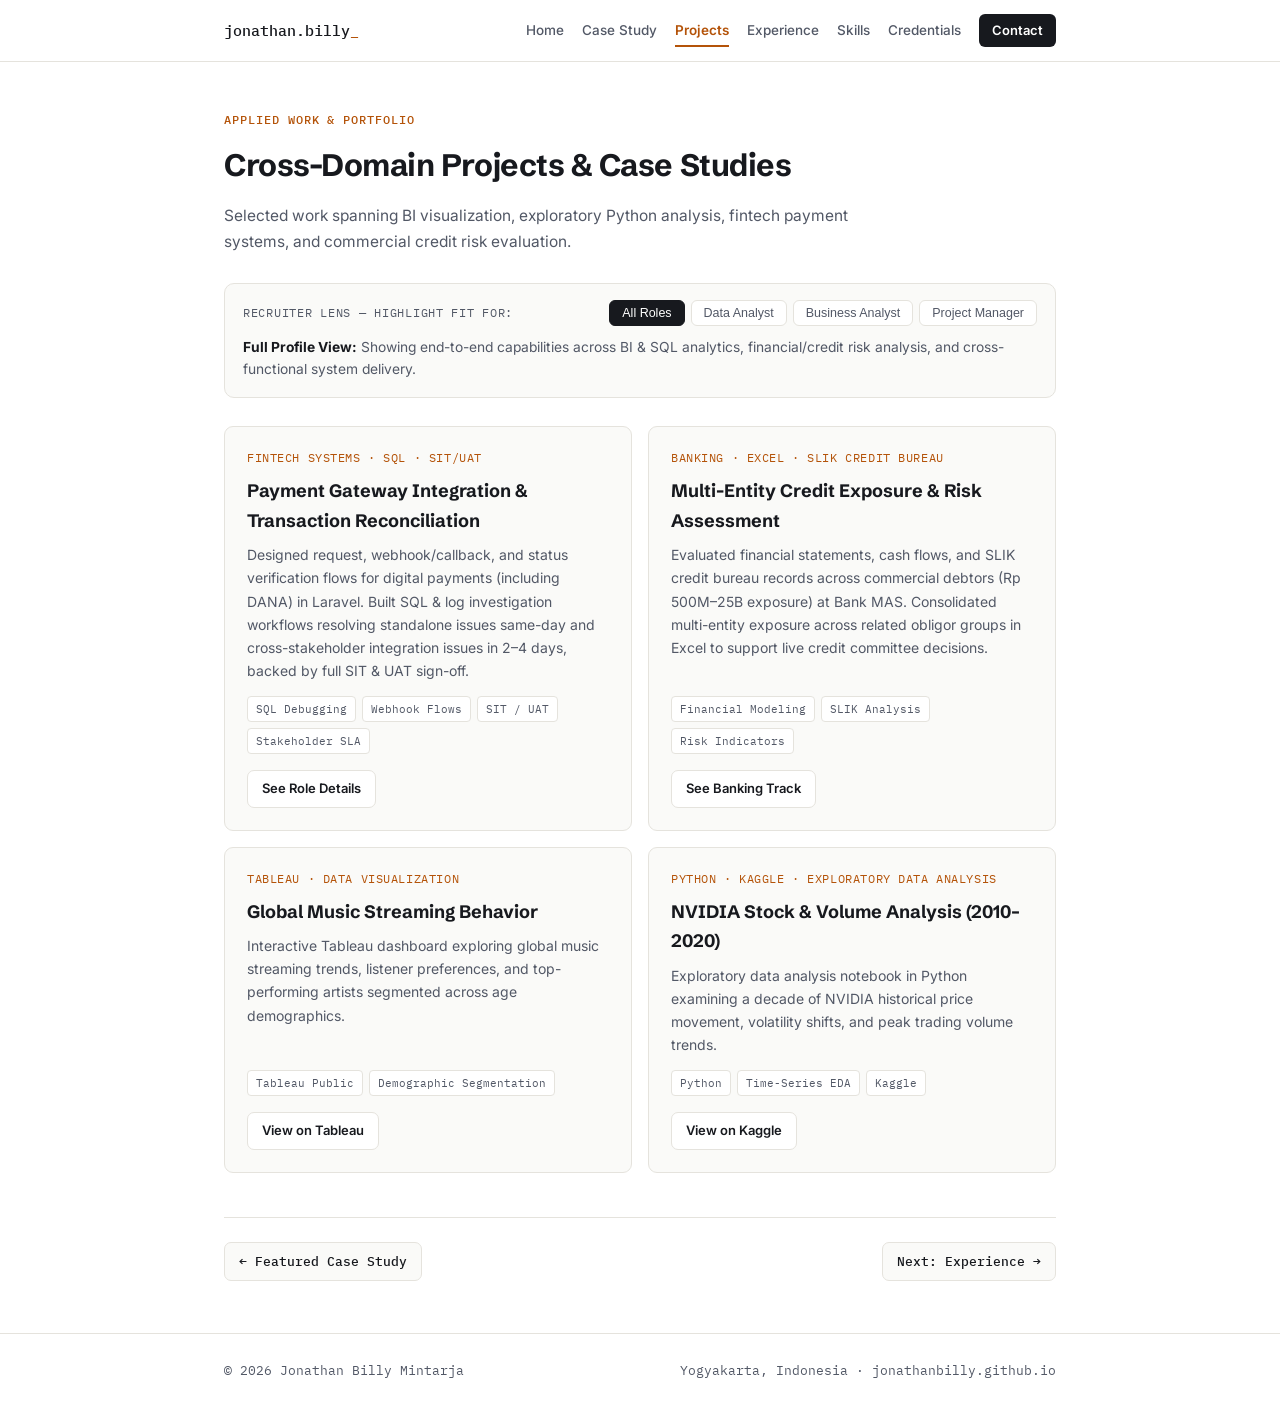
<file: projects.html>
<!DOCTYPE html>
<html lang="en">
<head>
<meta charset="UTF-8">
<meta name="viewport" content="width=device-width, initial-scale=1.0">
<title>Projects & Case Studies | Jonathan Billy Mintarja</title>
<meta name="description" content="Cross-domain portfolio projects spanning fintech payment gateway integration, banking credit risk modeling, Tableau visualization, and Python EDA.">
<meta name="author" content="Jonathan Billy Mintarja">
<meta name="theme-color" content="#fafaf8">
<link rel="canonical" href="https://jonathanbilly.github.io/projects.html">
<link rel="icon" href="data:image/svg+xml,%3Csvg xmlns='http://www.w3.org/2000/svg' viewBox='0 0 64 64'%3E%3Crect width='64' height='64' rx='12' fill='%2317191e'/%3E%3Ctext x='32' y='44' font-family='monospace' font-size='32' font-weight='bold' text-anchor='middle' fill='%23b45309'%3EJB%3C/text%3E%3C/svg%3E">

<meta property="og:type" content="website">
<meta property="og:title" content="Projects & Case Studies | Jonathan Billy Mintarja">
<meta property="og:description" content="Cross-domain portfolio projects spanning fintech payment gateway integration, banking credit risk modeling, Tableau visualization, and Python EDA.">
<meta property="og:url" content="https://jonathanbilly.github.io/projects.html">
<meta property="og:image" content="https://jonathanbilly.github.io/images/olist-revenue-trend.png">
<meta name="twitter:card" content="summary_large_image">

<link rel="preconnect" href="https://fonts.googleapis.com">
<link rel="preconnect" href="https://fonts.gstatic.com" crossorigin>
<link href="https://fonts.googleapis.com/css2?family=Schibsted+Grotesk:wght@600;700&family=Inter:wght@400;500;600&family=IBM+Plex+Mono:wght@400;500&display=swap" rel="stylesheet">
<link rel="stylesheet" href="style.css">
</head>
<body>
<header>
  <div class="wrap">
    <a href="index.html" class="brand"><span class="brand-full">jonathan.billy</span><span class="brand-short">jb</span><span class="cursor" aria-hidden="true">_</span></a>
    <nav aria-label="Main navigation">
      <a href="index.html">Home</a>
      <a href="case-study.html">Case Study</a>
      <a href="projects.html" class="active" aria-current="page">Projects</a>
      <a href="experience.html">Experience</a>
      <a href="skills.html">Skills</a>
      <a href="credentials.html">Credentials</a>
      <a href="contact.html" class="nav-cta">Contact</a>
    </nav>
  </div>
</header>
<main>
  <section id="projects" aria-labelledby="projects-title">
    <div class="wrap">
      <p class="section-label">Applied Work &amp; Portfolio</p>
      <h2 id="projects-title">Cross-Domain Projects &amp; Case Studies</h2>
      <p class="section-intro">Selected work spanning BI visualization, exploratory Python analysis, fintech payment systems, and commercial credit risk evaluation.</p>

    <div class="lens-box subpage-lens" aria-label="Recruiter Role Focus Filter">
      <div class="lens-head">
        <span class="lens-label">Recruiter Lens — Highlight fit for:</span>
        <div class="lens-tabs" role="tablist">
          <button class="lens-btn active" data-role="all" role="tab" aria-selected="true">All Roles</button>
          <button class="lens-btn" data-role="da" role="tab" aria-selected="false">Data Analyst</button>
          <button class="lens-btn" data-role="ba" role="tab" aria-selected="false">Business Analyst</button>
          <button class="lens-btn" data-role="pm" role="tab" aria-selected="false">Project Manager</button>
        </div>
      </div>
      <p class="lens-note" id="lens-note">
        <strong>Full Profile View:</strong> Showing end-to-end capabilities across BI &amp; SQL analytics, financial/credit risk analysis, and cross-functional system delivery.
      </p>
    </div>

      <div class="more-grid">
        <article class="more-card" data-roles="ba pm da">
          <span class="tool">Fintech Systems · SQL · SIT/UAT</span>
          <h3>Payment Gateway Integration &amp; Transaction Reconciliation</h3>
          <p>Designed request, webhook/callback, and status verification flows for digital payments (including DANA) in Laravel. Built SQL &amp; log investigation workflows resolving standalone issues same-day and cross-stakeholder integration issues in 2–4 days, backed by full SIT &amp; UAT sign-off.</p>
          <div class="card-tags">
            <span class="card-tag">SQL Debugging</span>
            <span class="card-tag">Webhook Flows</span>
            <span class="card-tag">SIT / UAT</span>
            <span class="card-tag">Stakeholder SLA</span>
          </div>
          <a class="btn" href="experience.html">See Role Details</a>
        </article>

        <article class="more-card" data-roles="ba da">
          <span class="tool">Banking · Excel · SLIK Credit Bureau</span>
          <h3>Multi-Entity Credit Exposure &amp; Risk Assessment</h3>
          <p>Evaluated financial statements, cash flows, and SLIK credit bureau records across commercial debtors (Rp 500M–25B exposure) at Bank MAS. Consolidated multi-entity exposure across related obligor groups in Excel to support live credit committee decisions.</p>
          <div class="card-tags">
            <span class="card-tag">Financial Modeling</span>
            <span class="card-tag">SLIK Analysis</span>
            <span class="card-tag">Risk Indicators</span>
          </div>
          <a class="btn" href="experience.html">See Banking Track</a>
        </article>

        <article class="more-card" data-roles="da ba">
          <span class="tool">Tableau · Data Visualization</span>
          <h3>Global Music Streaming Behavior</h3>
          <p>Interactive Tableau dashboard exploring global music streaming trends, listener preferences, and top-performing artists segmented across age demographics.</p>
          <div class="card-tags">
            <span class="card-tag">Tableau Public</span>
            <span class="card-tag">Demographic Segmentation</span>
          </div>
          <a class="btn" href="https://public.tableau.com/app/profile/jonathan.billy.mintarja/viz/GlobalMusicStreaming/MostListenedArtistbyAgeGroup" target="_blank" rel="noopener">View on Tableau</a>
        </article>

        <article class="more-card" data-roles="da">
          <span class="tool">Python · Kaggle · Exploratory Data Analysis</span>
          <h3>NVIDIA Stock &amp; Volume Analysis (2010–2020)</h3>
          <p>Exploratory data analysis notebook in Python examining a decade of NVIDIA historical price movement, volatility shifts, and peak trading volume trends.</p>
          <div class="card-tags">
            <span class="card-tag">Python</span>
            <span class="card-tag">Time-Series EDA</span>
            <span class="card-tag">Kaggle</span>
          </div>
          <a class="btn" href="https://www.kaggle.com/code/jonathanbilly/highest-volume-from-2010-2020" target="_blank" rel="noopener">View on Kaggle</a>
        </article>
      </div>

      <div class="page-pager">
        <a href="case-study.html">← Featured Case Study</a>
        <a href="experience.html">Next: Experience →</a>
      </div>
    </div>
  </section>
</main>

<footer>
  <div class="wrap">
    <span>© 2026 Jonathan Billy Mintarja</span>
    <span>Yogyakarta, Indonesia · jonathanbilly.github.io</span>
  </div>
</footer>
<script src="script.js"></script>
</body>
</html>
</file>
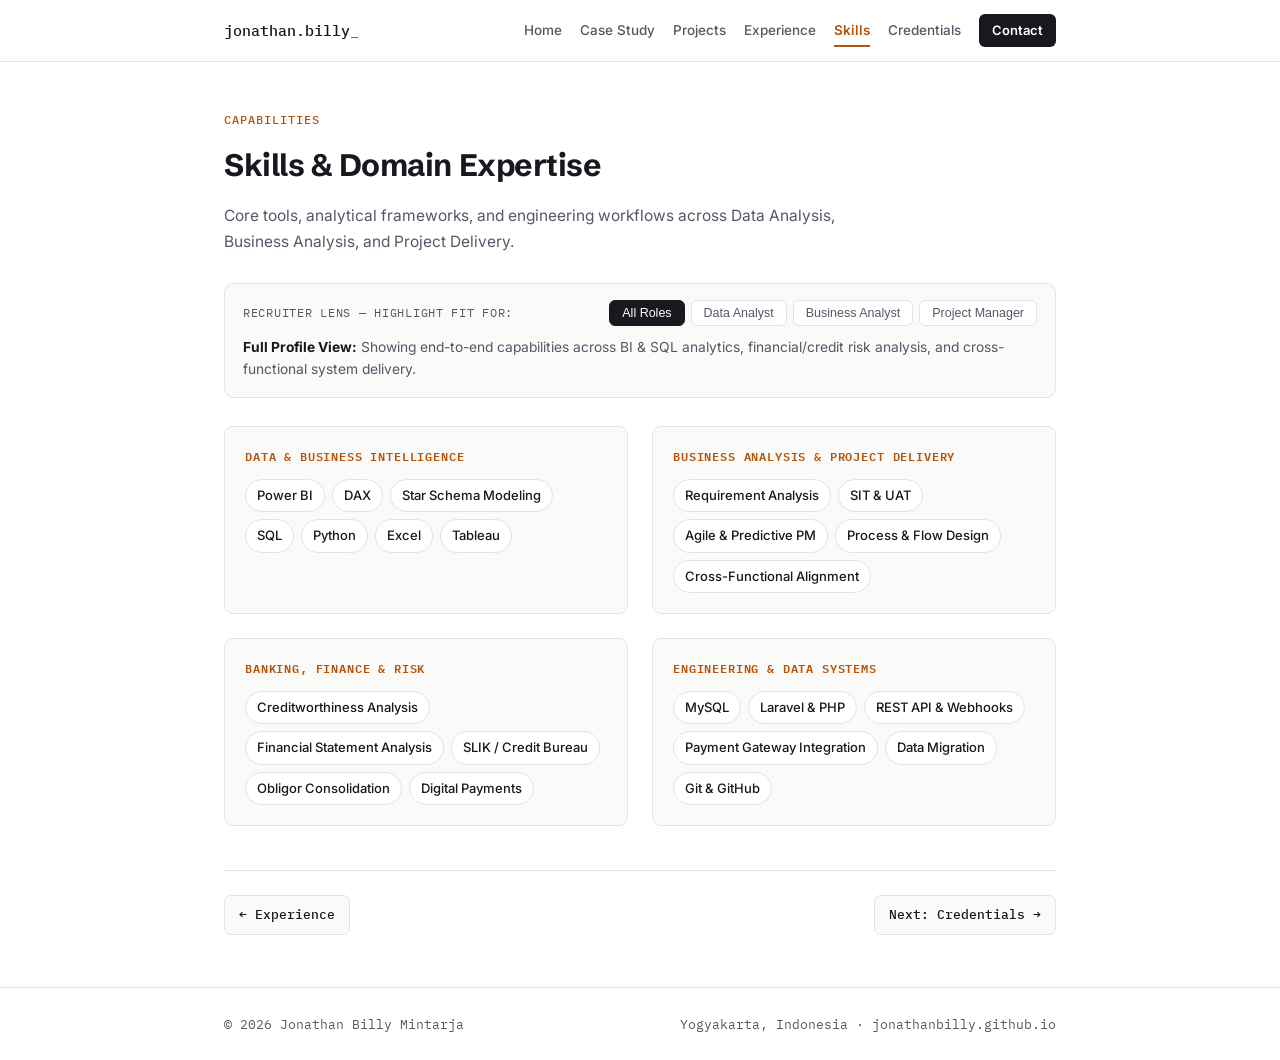
<file: skills.html>
<!DOCTYPE html>
<html lang="en">
<head>
<meta charset="UTF-8">
<meta name="viewport" content="width=device-width, initial-scale=1.0">
<title>Skills & Domain Expertise | Jonathan Billy Mintarja</title>
<meta name="description" content="Technical and analytical capabilities across Power BI, DAX, SQL, Python, Excel, Tableau, SIT/UAT, Agile/Predictive PM, and banking credit risk.">
<meta name="author" content="Jonathan Billy Mintarja">
<meta name="theme-color" content="#fafaf8">
<link rel="canonical" href="https://jonathanbilly.github.io/skills.html">
<link rel="icon" href="data:image/svg+xml,%3Csvg xmlns='http://www.w3.org/2000/svg' viewBox='0 0 64 64'%3E%3Crect width='64' height='64' rx='12' fill='%2317191e'/%3E%3Ctext x='32' y='44' font-family='monospace' font-size='32' font-weight='bold' text-anchor='middle' fill='%23b45309'%3EJB%3C/text%3E%3C/svg%3E">

<meta property="og:type" content="website">
<meta property="og:title" content="Skills & Domain Expertise | Jonathan Billy Mintarja">
<meta property="og:description" content="Technical and analytical capabilities across Power BI, DAX, SQL, Python, Excel, Tableau, SIT/UAT, Agile/Predictive PM, and banking credit risk.">
<meta property="og:url" content="https://jonathanbilly.github.io/skills.html">
<meta property="og:image" content="https://jonathanbilly.github.io/images/olist-revenue-trend.png">
<meta name="twitter:card" content="summary_large_image">

<link rel="preconnect" href="https://fonts.googleapis.com">
<link rel="preconnect" href="https://fonts.gstatic.com" crossorigin>
<link href="https://fonts.googleapis.com/css2?family=Schibsted+Grotesk:wght@600;700&family=Inter:wght@400;500;600&family=IBM+Plex+Mono:wght@400;500&display=swap" rel="stylesheet">
<link rel="stylesheet" href="style.css">
</head>
<body>
<header>
  <div class="wrap">
    <a href="index.html" class="brand"><span class="brand-full">jonathan.billy</span><span class="brand-short">jb</span><span class="cursor" aria-hidden="true">_</span></a>
    <nav aria-label="Main navigation">
      <a href="index.html">Home</a>
      <a href="case-study.html">Case Study</a>
      <a href="projects.html">Projects</a>
      <a href="experience.html">Experience</a>
      <a href="skills.html" class="active" aria-current="page">Skills</a>
      <a href="credentials.html">Credentials</a>
      <a href="contact.html" class="nav-cta">Contact</a>
    </nav>
  </div>
</header>
<main>
  <section id="skills" aria-labelledby="skills-title">
    <div class="wrap">
      <p class="section-label">Capabilities</p>
      <h2 id="skills-title">Skills &amp; Domain Expertise</h2>
      <p class="section-intro">Core tools, analytical frameworks, and engineering workflows across Data Analysis, Business Analysis, and Project Delivery.</p>

    <div class="lens-box subpage-lens" aria-label="Recruiter Role Focus Filter">
      <div class="lens-head">
        <span class="lens-label">Recruiter Lens — Highlight fit for:</span>
        <div class="lens-tabs" role="tablist">
          <button class="lens-btn active" data-role="all" role="tab" aria-selected="true">All Roles</button>
          <button class="lens-btn" data-role="da" role="tab" aria-selected="false">Data Analyst</button>
          <button class="lens-btn" data-role="ba" role="tab" aria-selected="false">Business Analyst</button>
          <button class="lens-btn" data-role="pm" role="tab" aria-selected="false">Project Manager</button>
        </div>
      </div>
      <p class="lens-note" id="lens-note">
        <strong>Full Profile View:</strong> Showing end-to-end capabilities across BI &amp; SQL analytics, financial/credit risk analysis, and cross-functional system delivery.
      </p>
    </div>

      <div class="skill-groups">
        <div class="skill-group" data-roles="da ba">
          <h3>Data &amp; Business Intelligence</h3>
          <div class="tags">
            <span class="tag">Power BI</span>
            <span class="tag">DAX</span>
            <span class="tag">Star Schema Modeling</span>
            <span class="tag">SQL</span>
            <span class="tag">Python</span>
            <span class="tag">Excel</span>
            <span class="tag">Tableau</span>
          </div>
        </div>

        <div class="skill-group" data-roles="ba pm">
          <h3>Business Analysis &amp; Project Delivery</h3>
          <div class="tags">
            <span class="tag">Requirement Analysis</span>
            <span class="tag">SIT &amp; UAT</span>
            <span class="tag">Agile &amp; Predictive PM</span>
            <span class="tag">Process &amp; Flow Design</span>
            <span class="tag">Cross-Functional Alignment</span>
          </div>
        </div>

        <div class="skill-group" data-roles="ba da">
          <h3>Banking, Finance &amp; Risk</h3>
          <div class="tags">
            <span class="tag">Creditworthiness Analysis</span>
            <span class="tag">Financial Statement Analysis</span>
            <span class="tag">SLIK / Credit Bureau</span>
            <span class="tag">Obligor Consolidation</span>
            <span class="tag">Digital Payments</span>
          </div>
        </div>

        <div class="skill-group" data-roles="pm ba da">
          <h3>Engineering &amp; Data Systems</h3>
          <div class="tags">
            <span class="tag">MySQL</span>
            <span class="tag">Laravel &amp; PHP</span>
            <span class="tag">REST API &amp; Webhooks</span>
            <span class="tag">Payment Gateway Integration</span>
            <span class="tag">Data Migration</span>
            <span class="tag">Git &amp; GitHub</span>
          </div>
        </div>
      </div>

      <div class="page-pager">
        <a href="experience.html">← Experience</a>
        <a href="credentials.html">Next: Credentials →</a>
      </div>
    </div>
  </section>
</main>

<footer>
  <div class="wrap">
    <span>© 2026 Jonathan Billy Mintarja</span>
    <span>Yogyakarta, Indonesia · jonathanbilly.github.io</span>
  </div>
</footer>
<script src="script.js"></script>
</body>
</html>
</file>
<file: style.css>
/* =========================================================
   Jonathan Billy Mintarja — Multi-Page Portfolio Stylesheet
   ========================================================= */
:root{
  --ink:#17191e;
  --ink-soft:#525866;
  --ink-muted:#717784;
  --line:#e5e3dd;
  --bg:#ffffff;
  --bg-tint:#fafaf8;
  --accent:#b45309;
  --accent-dark:#92400e;
  --accent-soft:#fdf6ec;
  --accent-border:#f3d9b1;
  --green:#15803d;
  --green-soft:#f0fdf4;
  --max:880px;
}

*{box-sizing:border-box;margin:0;padding:0}
html{scroll-behavior:smooth}
@media (prefers-reduced-motion: reduce){ html{scroll-behavior:auto} }

body{
  font-family:"Inter",system-ui,-apple-system,sans-serif;
  color:var(--ink);
  background:var(--bg);
  line-height:1.65;
  font-size:16px;
  -webkit-font-smoothing:antialiased;
  min-height:100vh;
  display:flex;
  flex-direction:column;
}
main{flex:1}

.wrap{max-width:var(--max);margin:0 auto;padding:0 24px}
a{color:var(--accent);text-decoration:none}
a:hover{text-decoration:underline}
a:focus-visible,button:focus-visible{outline:2px solid var(--accent);outline-offset:3px;border-radius:4px}
.mono{font-family:"IBM Plex Mono",monospace}
.sr-only{position:absolute;width:1px;height:1px;padding:0;margin:-1px;overflow:hidden;clip:rect(0,0,0,0);white-space:nowrap;border:0}

/* ---------- Header & Multi-Page Navigation ---------- */
header{
  position:sticky;top:0;z-index:50;
  padding:14px 0;
  background:rgba(255,255,255,.9);
  backdrop-filter:blur(12px);
  -webkit-backdrop-filter:blur(12px);
  border-bottom:1px solid var(--line);
}
header .wrap{display:flex;justify-content:space-between;align-items:center;gap:16px}
.brand{font-family:"IBM Plex Mono",monospace;font-weight:500;font-size:14.5px;color:var(--ink);text-decoration:none!important}
.cursor{color:var(--accent);animation:blink 1.1s steps(1) infinite}
@keyframes blink{50%{opacity:0}}

nav{display:flex;align-items:center;gap:18px;flex-wrap:wrap}
nav a{color:var(--ink-soft);font-size:13.5px;font-weight:500;transition:color .15s;padding:4px 0;border-bottom:2px solid transparent}
nav a:hover{color:var(--ink);text-decoration:none}
nav a.active,
nav a[aria-current="page"]{
  color:var(--accent);
  border-bottom-color:var(--accent);
  font-weight:600;
}
.nav-cta{
  padding:6px 13px!important;border-radius:6px;background:var(--ink);color:#fff!important;
  font-size:13px;font-weight:600;border-bottom:none!important;
}
.nav-cta:hover{background:#000}
.nav-cta.active,
.nav-cta[aria-current="page"]{
  background:var(--accent)!important;
  color:#fff!important;
}

/* ---------- Scroll Reveal ---------- */
.reveal{opacity:0;transform:translateY(14px);transition:opacity .5s ease,transform .5s ease}
.reveal.in{opacity:1;transform:none}
@media (prefers-reduced-motion: reduce){
  .cursor{animation:none}
  .reveal{opacity:1;transform:none;transition:none}
}

/* ---------- Hero (Home Page) ---------- */
.hero{padding-top:64px;padding-bottom:48px}
.status-pill{
  display:inline-flex;align-items:center;gap:8px;
  padding:5px 12px;border-radius:99px;
  background:var(--green-soft);border:1px solid #bbf7d0;
  color:var(--green);font-family:"IBM Plex Mono",monospace;
  font-size:12px;font-weight:500;margin-bottom:20px;
}
.status-dot{width:7px;height:7px;border-radius:50%;background:var(--green)}
h1{
  font-family:"Schibsted Grotesk",sans-serif;font-weight:700;
  font-size:clamp(34px,5.5vw,50px);line-height:1.1;letter-spacing:-.02em;
  margin-bottom:14px;
}
.role-bar{
  display:flex;flex-wrap:wrap;align-items:center;gap:8px;
  font-family:"IBM Plex Mono",monospace;font-size:13.5px;
  color:var(--accent);font-weight:500;margin-bottom:20px;
}
.role-bar span.sep{color:var(--ink-muted)}
.hero-summary{max-width:680px;color:var(--ink-soft);font-size:16.8px;line-height:1.7}
.hero-summary strong{color:var(--ink);font-weight:600}

.hero-links{display:flex;flex-wrap:wrap;gap:10px;margin-top:28px}
.btn{
  display:inline-flex;align-items:center;gap:7px;
  padding:10px 18px;border-radius:7px;font-size:14px;font-weight:600;
  border:1px solid var(--line);background:var(--bg);color:var(--ink);
  cursor:pointer;transition:all .15s ease;
}
.btn:hover{border-color:var(--ink);background:var(--bg-tint);text-decoration:none}
.btn.primary{background:var(--ink);border-color:var(--ink);color:#fff}
.btn.primary:hover{background:#000}
.btn.accent{background:var(--accent-soft);border-color:var(--accent-border);color:var(--accent-dark)}
.btn.accent:hover{background:var(--accent);border-color:var(--accent);color:#fff}

/* Role Lens Switcher */
.lens-box{
  margin-top:34px;padding:16px 18px;border-radius:10px;
  background:var(--bg-tint);border:1px solid var(--line);
}
.lens-box.subpage-lens{margin-top:0;margin-bottom:28px}
.lens-head{
  display:flex;flex-wrap:wrap;align-items:center;justify-content:space-between;gap:10px;
}
.lens-label{
  font-family:"IBM Plex Mono",monospace;font-size:12px;
  text-transform:uppercase;letter-spacing:.06em;color:var(--ink-soft);
}
.lens-tabs{display:flex;flex-wrap:wrap;gap:6px}
.lens-btn{
  padding:5px 12px;border-radius:6px;border:1px solid var(--line);
  background:#fff;color:var(--ink-soft);font-size:12.5px;font-weight:500;
  cursor:pointer;transition:all .15s;
}
.lens-btn:hover{border-color:var(--ink);color:var(--ink)}
.lens-btn.active{background:var(--ink);border-color:var(--ink);color:#fff}
.lens-note{margin-top:10px;font-size:13.8px;color:var(--ink-soft)}
.lens-note strong{color:var(--ink)}

/* Impact Strip */
.impact-strip{
  display:grid;grid-template-columns:repeat(4,1fr);
  border:1px solid var(--line);border-radius:10px;overflow:hidden;
  margin-top:28px;background:var(--bg-tint);
}
.impact-item{padding:18px 16px}
.impact-item + .impact-item{border-left:1px solid var(--line)}
.impact-val{
  font-family:"IBM Plex Mono",monospace;font-weight:600;
  font-size:clamp(18px,2.5vw,22px);color:var(--ink);
}
.impact-val span{color:var(--accent)}
.impact-desc{font-size:12.5px;color:var(--ink-soft);margin-top:4px;line-height:1.4}
@media (max-width:680px){
  .impact-strip{grid-template-columns:1fr 1fr}
  .impact-item:nth-child(3){border-left:none;border-top:1px solid var(--line)}
  .impact-item:nth-child(4){border-top:1px solid var(--line)}
}

/* ---------- Home Directory Cards ---------- */
.dir-section{padding:44px 0 56px;border-top:1px solid var(--line)}
.dir-grid{display:grid;grid-template-columns:repeat(3,1fr);gap:14px;margin-top:18px}
@media (max-width:720px){ .dir-grid{grid-template-columns:1fr 1fr} }
@media (max-width:480px){ .dir-grid{grid-template-columns:1fr} }
.dir-card{
  display:flex;flex-direction:column;justify-content:space-between;
  padding:18px;border-radius:9px;border:1px solid var(--line);background:var(--bg-tint);
  color:var(--ink);transition:border-color .15s,transform .15s,box-shadow .15s;
}
.dir-card:hover{
  border-color:var(--accent);background:#fff;text-decoration:none;
  transform:translateY(-2px);box-shadow:0 6px 18px rgba(23,25,30,.05);
}
.dir-tag{
  font-family:"IBM Plex Mono",monospace;font-size:11px;text-transform:uppercase;
  letter-spacing:.06em;color:var(--accent);margin-bottom:6px;
}
.dir-card h3{font-family:"Schibsted Grotesk",sans-serif;font-size:16.5px;margin-bottom:6px;color:var(--ink)}
.dir-card p{font-size:13.3px;color:var(--ink-soft);line-height:1.5;margin-bottom:12px}
.dir-arrow{font-family:"IBM Plex Mono",monospace;font-size:12px;color:var(--accent);font-weight:500}

/* ---------- Sections ---------- */
section{padding:52px 0;border-top:1px solid var(--line)}
main > section:first-child{border-top:none;padding-top:48px}
.section-label{
  font-family:"IBM Plex Mono",monospace;font-size:12px;letter-spacing:.08em;
  text-transform:uppercase;color:var(--accent);margin-bottom:10px;font-weight:500;
}
h2{
  font-family:"Schibsted Grotesk",sans-serif;font-weight:700;
  font-size:clamp(24px,3.8vw,31px);letter-spacing:-.015em;margin-bottom:12px;
}
.section-intro{max-width:660px;color:var(--ink-soft);margin-bottom:28px;font-size:15.5px}

/* ---------- Featured Case Study ---------- */
.proj-head{display:flex;flex-wrap:wrap;justify-content:space-between;gap:12px;align-items:baseline}
.proj-meta{font-family:"IBM Plex Mono",monospace;font-size:12.5px;color:var(--ink-soft)}
.case-grid{
  display:grid;grid-template-columns:repeat(3,1fr);gap:14px;margin:22px 0 28px;
}
@media (max-width:680px){ .case-grid{grid-template-columns:1fr} }
.case-box{
  padding:16px;border-radius:8px;border:1px solid var(--line);background:var(--bg-tint);
}
.case-box h3{
  font-family:"IBM Plex Mono",monospace;font-size:11.5px;text-transform:uppercase;
  letter-spacing:.06em;color:var(--accent);margin-bottom:6px;
}
.case-box p{font-size:13.8px;color:var(--ink-soft);line-height:1.55}

.shots{display:grid;grid-template-columns:1fr 1fr;gap:16px;margin:26px 0}
.shot{position:relative;border:1px solid var(--line);border-radius:8px;overflow:hidden;background:var(--bg-tint);transition:border-color .15s,box-shadow .15s}
.shot:hover{border-color:var(--accent-border);box-shadow:0 4px 16px rgba(23,25,30,.06)}
.shot.wide{grid-column:1 / -1}
@media (max-width:580px){ .shots{grid-template-columns:1fr} }
.shot img{display:block;width:100%;height:auto;background:#fff;cursor:zoom-in}
.shot-fallback{
  padding:28px 20px;text-align:center;font-family:"IBM Plex Mono",monospace;
  font-size:12.5px;color:var(--ink-soft);background:var(--bg-tint);
}
.shot-caption{
  font-family:"IBM Plex Mono",monospace;font-size:12px;color:var(--ink-soft);
  padding:9px 14px;border-top:1px solid var(--line);background:#fff;
}

.kpis{
  display:grid;grid-template-columns:repeat(4,1fr);
  border:1px solid var(--line);border-radius:8px;overflow:hidden;margin:28px 0;
}
.kpi{padding:18px 16px;background:var(--bg-tint)}
.kpi + .kpi{border-left:1px solid var(--line)}
.kpi .num{
  font-family:"IBM Plex Mono",monospace;font-weight:600;
  font-size:clamp(20px,3vw,26px);color:var(--ink);
}
.kpi .num span{color:var(--accent)}
.kpi .lbl{font-size:12.5px;color:var(--ink-soft);margin-top:4px}
@media (max-width:640px){
  .kpis{grid-template-columns:1fr 1fr}
  .kpi:nth-child(3){border-left:none;border-top:1px solid var(--line)}
  .kpi:nth-child(4){border-top:1px solid var(--line)}
}

.finding{display:grid;grid-template-columns:100px 1fr;gap:18px;padding:18px 0;border-top:1px solid var(--line)}
.finding:first-of-type{border-top:none}
.finding .stat{
  font-family:"IBM Plex Mono",monospace;font-size:19px;font-weight:600;color:var(--accent);line-height:1.3;
}
.finding p{color:var(--ink-soft);font-size:14.8px}
.finding p strong{color:var(--ink);font-weight:600}
@media (max-width:560px){ .finding{grid-template-columns:1fr;gap:4px} }
.proj-links{display:flex;flex-wrap:wrap;gap:10px;margin-top:26px}

/* ---------- More Projects & Case Studies ---------- */
.more-grid{display:grid;grid-template-columns:1fr 1fr;gap:16px}
@media (max-width:620px){ .more-grid{grid-template-columns:1fr} }
.more-card{
  border:1px solid var(--line);border-radius:9px;padding:22px;background:var(--bg-tint);
  display:flex;flex-direction:column;transition:border-color .15s,box-shadow .15s,opacity .2s;
}
.more-card.dimmed{opacity:.42}
.more-card.highlighted{border-color:var(--accent);background:#fff;box-shadow:0 0 0 1px var(--accent-border)}
.more-card .tool{
  font-family:"IBM Plex Mono",monospace;font-size:11.5px;letter-spacing:.05em;
  text-transform:uppercase;color:var(--accent);margin-bottom:8px;
}
.more-card h3{font-family:"Schibsted Grotesk",sans-serif;font-size:18px;margin-bottom:8px;color:var(--ink)}
.more-card p{font-size:14px;color:var(--ink-soft);margin-bottom:14px;flex:1}
.card-tags{display:flex;flex-wrap:wrap;gap:6px;margin-bottom:16px}
.card-tag{
  font-family:"IBM Plex Mono",monospace;font-size:11px;padding:3px 8px;
  border-radius:4px;background:#fff;border:1px solid var(--line);color:var(--ink-soft);
}
.more-card .btn{align-self:flex-start;padding:7px 14px;font-size:13px}

/* ---------- Experience Timeline ---------- */
.timeline{margin-top:8px}
.tl-item{
  display:grid;grid-template-columns:165px 1fr;gap:20px;
  padding:24px 0;border-top:1px solid var(--line);
  transition:opacity .2s;
}
.tl-item:first-child{border-top:none;padding-top:8px}
.tl-item.dimmed{opacity:.42}
.tl-date{font-family:"IBM Plex Mono",monospace;font-size:12.5px;color:var(--accent);padding-top:2px}
.tl-loc{font-size:12px;color:var(--ink-muted);margin-top:4px}
.tl-body h3{font-family:"Schibsted Grotesk",sans-serif;font-size:17px;font-weight:700;color:var(--ink)}
.tl-company{font-size:14px;font-weight:600;color:var(--ink-soft);margin-bottom:10px}
.tl-bullets{padding-left:18px;color:var(--ink-soft);font-size:14.3px}
.tl-bullets li{margin-bottom:6px}
.tl-bullets strong{color:var(--ink);font-weight:600}
.tl-pills{display:flex;flex-wrap:wrap;gap:6px;margin-top:10px}
.tl-pill{
  font-family:"IBM Plex Mono",monospace;font-size:11px;padding:2px 8px;
  border-radius:99px;background:var(--accent-soft);color:var(--accent-dark);
  border:1px solid var(--accent-border);
}
@media (max-width:620px){
  .tl-item{grid-template-columns:1fr;gap:6px}
}

/* ---------- Skills ---------- */
.skill-groups{display:grid;grid-template-columns:repeat(2,1fr);gap:24px}
@media (max-width:600px){ .skill-groups{grid-template-columns:1fr} }
.skill-group{
  padding:20px;border-radius:9px;border:1px solid var(--line);background:var(--bg-tint);
  transition:border-color .2s,opacity .2s;
}
.skill-group.dimmed{opacity:.42}
.skill-group.highlighted{border-color:var(--accent);background:#fff}
.skill-group h3{
  font-family:"IBM Plex Mono",monospace;font-size:12px;letter-spacing:.07em;
  text-transform:uppercase;color:var(--accent);font-weight:600;margin-bottom:12px;
}
.tags{display:flex;flex-wrap:wrap;gap:7px}
.tag{
  font-size:13px;font-weight:500;padding:5px 11px;border:1px solid var(--line);
  border-radius:99px;background:#fff;color:var(--ink);
}

/* ---------- Education & Certifications ---------- */
.edu-card{
  padding:20px;border-radius:9px;border:1px solid var(--line);background:var(--bg-tint);
  margin-bottom:24px;display:flex;flex-wrap:wrap;justify-content:space-between;gap:12px;
}
.edu-card h3{font-family:"Schibsted Grotesk",sans-serif;font-size:17px;font-weight:700}
.edu-card p{font-size:14px;color:var(--ink-soft);margin-top:2px}
.cert-grid{display:grid;grid-template-columns:1fr 1fr;gap:12px}
@media (max-width:620px){ .cert-grid{grid-template-columns:1fr} }
.cert-item{
  padding:14px 16px;border-radius:8px;border:1px solid var(--line);background:#fff;
}
.cert-top{
  display:flex;justify-content:space-between;gap:8px;
  font-family:"IBM Plex Mono",monospace;font-size:11.5px;color:var(--accent);margin-bottom:4px;
}
.cert-item h4{font-size:14.2px;font-weight:600;color:var(--ink);line-height:1.4}
.cert-issuer{font-size:12.8px;color:var(--ink-soft);margin-top:2px}

/* ---------- Contact ---------- */
.contact-card{
  padding:28px;border-radius:12px;border:1px solid var(--line);background:var(--bg-tint);
}
.contact-row{display:flex;flex-wrap:wrap;gap:10px;margin-top:20px}
.copy-feedback{
  font-family:"IBM Plex Mono",monospace;font-size:12px;color:var(--green);
  margin-top:10px;min-height:18px;
}

/* ---------- Page Pager (Prev / Next Page) ---------- */
.page-pager{
  display:flex;justify-content:space-between;align-items:center;gap:12px;
  margin-top:44px;padding-top:24px;border-top:1px solid var(--line);
  font-family:"IBM Plex Mono",monospace;font-size:13px;
}
.page-pager a{
  display:inline-flex;align-items:center;gap:6px;
  padding:8px 14px;border-radius:7px;border:1px solid var(--line);
  background:var(--bg-tint);color:var(--ink);font-weight:500;
}
.page-pager a:hover{border-color:var(--ink);background:#fff;text-decoration:none}

/* ---------- Footer ---------- */
footer{
  border-top:1px solid var(--line);padding:26px 0;margin-top:auto;
  font-family:"IBM Plex Mono",monospace;font-size:12.5px;color:var(--ink-soft);
}
footer .wrap{display:flex;flex-wrap:wrap;gap:10px;justify-content:space-between}

/* ---------- Lightbox Modal ---------- */
.lightbox{
  position:fixed;inset:0;z-index:100;
  background:rgba(23,25,30,.82);backdrop-filter:blur(6px);
  display:none;align-items:center;justify-content:center;padding:24px;
}
.lightbox.open{display:flex}
.lightbox-inner{
  max-width:1120px;width:100%;background:#fff;border-radius:10px;
  overflow:hidden;box-shadow:0 24px 60px rgba(0,0,0,.35);
}
.lightbox-top{
  display:flex;justify-content:space-between;align-items:center;gap:12px;
  padding:10px 16px;border-bottom:1px solid var(--line);background:var(--bg-tint);
  font-family:"IBM Plex Mono",monospace;font-size:12px;color:var(--ink-soft);
}
.lightbox-close{
  border:1px solid var(--line);background:#fff;color:var(--ink);
  border-radius:6px;padding:4px 10px;font-family:"IBM Plex Mono",monospace;
  font-size:12px;cursor:pointer;
}
.lightbox-close:hover{border-color:var(--ink)}
.lightbox-inner img{display:block;width:100%;max-height:80vh;object-fit:contain;background:#fff}

.brand-short{display:none}
@media (max-width:640px){
  .brand-full{display:none}
  .brand-short{display:inline}
  nav{gap:11px}
  nav a{font-size:12.5px}
  .hero{padding-top:44px;padding-bottom:36px}
}
</file>
